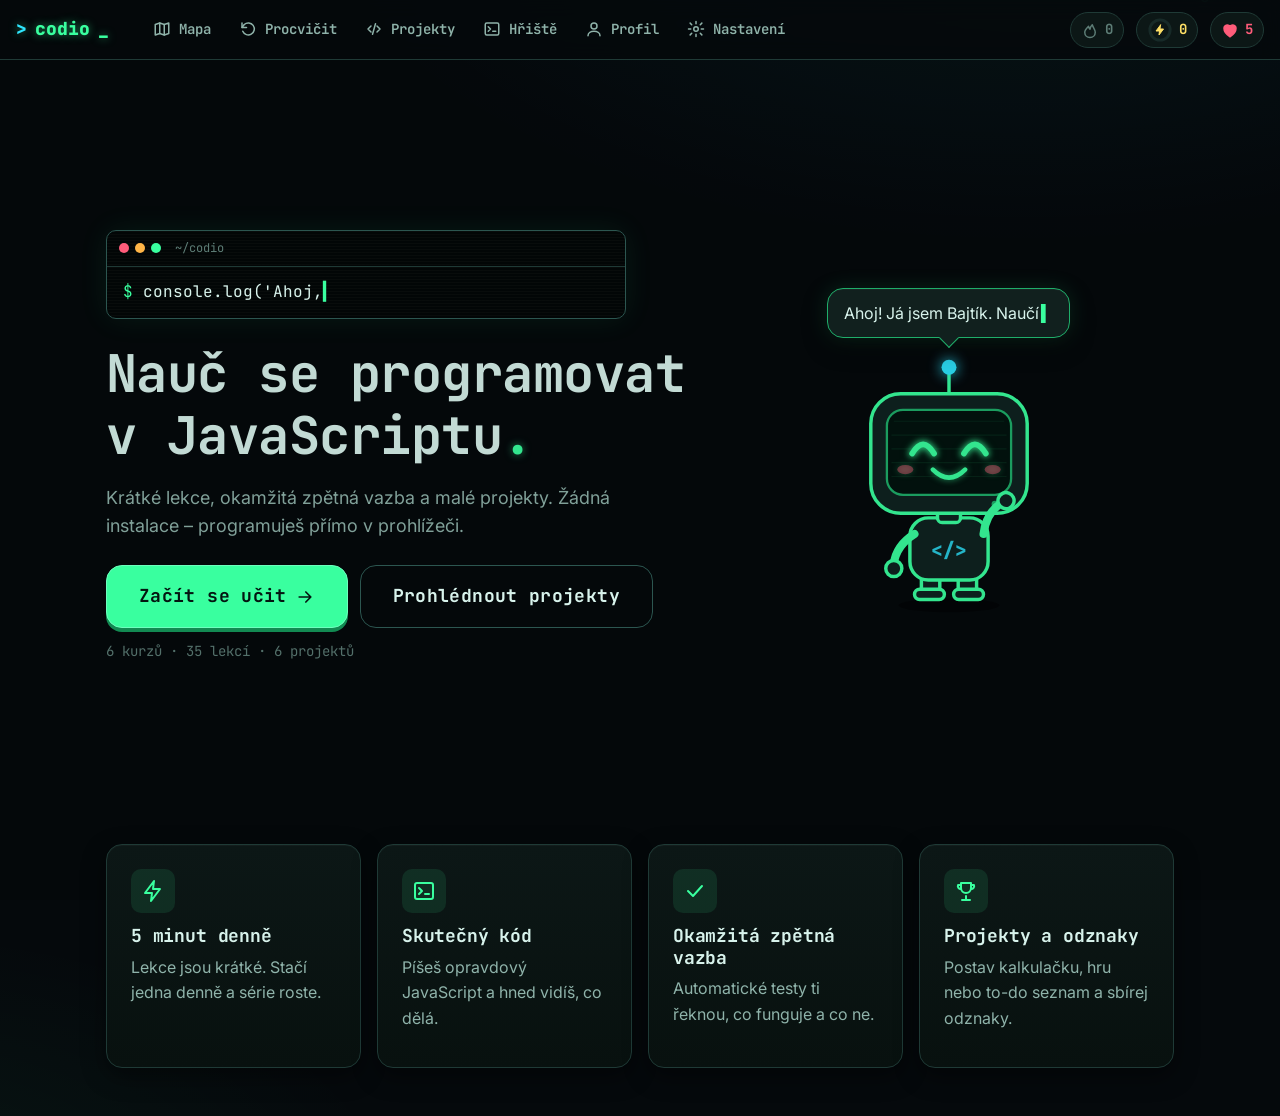
<file: index.html>
<!doctype html>
<html lang="cs" data-motion="auto">
  <head>
    <meta charset="utf-8" />
    <meta name="viewport" content="width=device-width, initial-scale=1, viewport-fit=cover" />
    <title>Codio – nauč se JavaScript</title>
    <meta name="description" content="Codio – výuková aplikace, která tě hravou formou naučí programovat v JavaScriptu. Krátké lekce, okamžitá zpětná vazba, projekty a maskot Bajtík." />
    <meta name="theme-color" content="#05090c" />
    <link rel="icon" href="assets/favicon.svg" type="image/svg+xml" />
    <link rel="manifest" href="manifest.webmanifest" />
    <link rel="apple-touch-icon" href="assets/icons/apple-touch-icon.png" />
    <meta name="apple-mobile-web-app-capable" content="yes" />
    <meta name="apple-mobile-web-app-status-bar-style" content="black-translucent" />
    <meta name="apple-mobile-web-app-title" content="Codio" />

    <link rel="preconnect" href="https://fonts.googleapis.com" />
    <link rel="preconnect" href="https://fonts.gstatic.com" crossorigin />
    <link
      rel="stylesheet"
      href="https://fonts.googleapis.com/css2?family=Inter:wght@400;500;600;700&family=JetBrains+Mono:wght@400;600;700;800&display=swap"
    />
    <link rel="preconnect" href="https://esm.sh" crossorigin />

    <link rel="stylesheet" href="css/tokens.css" />
    <link rel="stylesheet" href="css/base.css" />
    <link rel="stylesheet" href="css/components.css" />
    <link rel="stylesheet" href="css/mascot.css" />
    <link rel="stylesheet" href="css/pages.css" />
    <link rel="stylesheet" href="css/animations.css" />
  </head>
  <body>
    <noscript>
      <div class="noscript">
        <h1>Codio potřebuje JavaScript</h1>
        <p>Výuková aplikace pro JavaScript bez JavaScriptu… to by nešlo. Zapni ho prosím v prohlížeči.</p>
      </div>
    </noscript>

    <!-- Aplikaci vykresluje js/main.js. Tady je jen startovací obrazovka. -->
    <div id="app" class="app">
      <div class="boot-screen" id="boot">
        <span class="mono glow-text cursor">codio</span>
      </div>
    </div>

    <script>
      // Záchrana: ES moduly se při otevření přes file:// v některých prohlížečích nenačtou.
      function codioBootFailed() {
        var boot = document.getElementById("boot");
        if (!boot) return;
        boot.outerHTML =
          '<div class="boot-error"><h1>Aplikaci se nepodařilo spustit</h1>' +
          "<p>ES moduly nefungují při otevření souboru přímo z disku (file://). Spusť prosím ve složce projektu jednoduchý server:</p>" +
          "<pre>npx serve\n# nebo\npython -m http.server 8000</pre>" +
          "<p>a otevři adresu, kterou příkaz vypíše (např. http://localhost:8000).</p></div>";
      }
      setTimeout(function () {
        if (!window.__codioBooted) codioBootFailed();
      }, 6000);
    </script>
    <script type="module" src="js/main.js" onerror="codioBootFailed()"></script>
  </body>
</html>
</file>
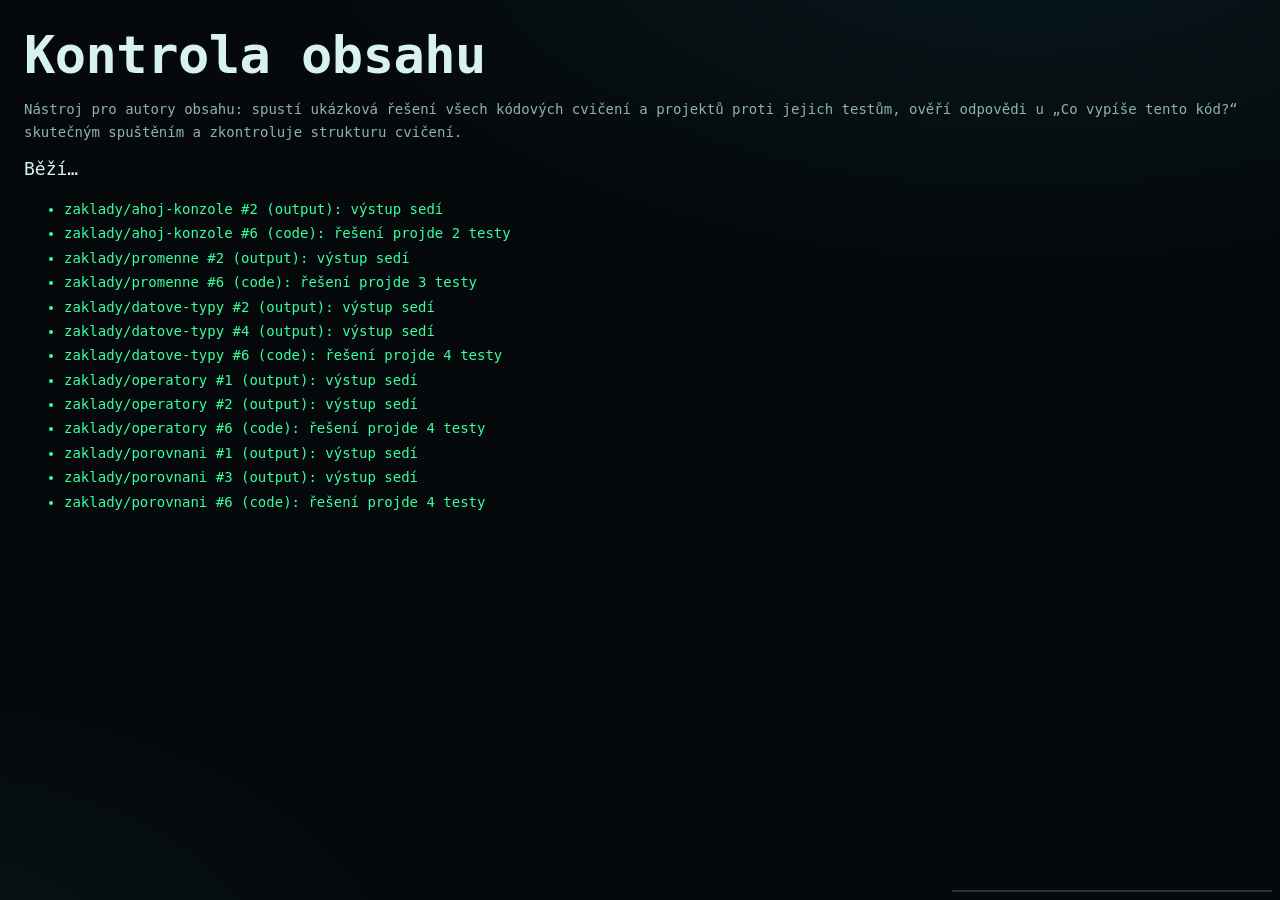
<file: tools/check-content.html>
<!doctype html>
<html lang="cs">
  <head>
    <meta charset="utf-8" />
    <meta name="viewport" content="width=device-width, initial-scale=1" />
    <title>Kontrola obsahu – Codio</title>
    <link rel="stylesheet" href="../css/tokens.css" />
    <link rel="stylesheet" href="../css/base.css" />
    <style>
      body { padding: 24px; font-family: var(--font-mono); font-size: 14px; }
      .ok { color: var(--c-green); }
      .fail { color: var(--c-red); font-weight: 700; }
      .warn { color: var(--c-orange); }
      li { margin: 2px 0; }
      #summary { font-size: 18px; margin: 12px 0; }
      /* Náhled musí být viditelný – Chrome škrtí časovače ve skrytých cizích iframech */
      .hidden-host { position: fixed; right: 8px; bottom: 8px; width: 320px; border: 1px solid var(--c-border); background: #fff; }
      .hidden-host iframe { width: 100%; height: 200px; border: 0; display: block; }
    </style>
  </head>
  <body>
    <h1>Kontrola obsahu</h1>
    <p class="muted">
      Nástroj pro autory obsahu: spustí ukázková řešení všech kódových cvičení a projektů proti jejich testům,
      ověří odpovědi u „Co vypíše tento kód?“ skutečným spuštěním a zkontroluje strukturu cvičení.
    </p>
    <div id="summary">Běží…</div>
    <ul id="log"></ul>
    <div class="hidden-host" id="host"></div>

    <script type="module">
      import { loadLocale } from "../js/i18n.js";
      import { runConsole, createPreview } from "../js/sandbox.js";

      const log = document.getElementById("log");
      let ok = 0;
      let fail = 0;
      let warn = 0;
      const report = (cls, text) => {
        const li = document.createElement("li");
        li.className = cls;
        li.textContent = text;
        log.append(li);
        if (cls === "ok") ok++;
        else if (cls === "fail") fail++;
        else warn++;
      };
      const strip = (s) => String(s).replace(/`/g, "").trim();
      const norm = (s) => String(s).split("\n").map((l) => l.trim()).join("\n").trim();

      const bundle = await loadLocale("cs");
      const preview = createPreview(document.getElementById("host"));
      const ids = new Set();

      for (const course of bundle.courses) {
        for (const lesson of course.lessons) {
          const where = `${course.id}/${lesson.id}`;
          if (ids.has(where)) report("fail", `${where}: duplicitní id lekce`);
          ids.add(where);
          for (const [i, ex] of (lesson.exercises || []).entries()) {
            const tag = `${where} #${i + 1} (${ex.type})`;
            try {
              if (ex.type === "choice" || (ex.type === "output" && ex.options)) {
                if (!(ex.answer >= 0 && ex.answer < ex.options.length)) report("fail", `${tag}: neplatný index odpovědi`);
              }
              if (ex.type === "fill") {
                const n = ex.code.split("___").length - 1;
                if (n !== ex.blanks.length) report("fail", `${tag}: ${n} mezer, ale ${ex.blanks.length} odpovědí`);
                if (ex.words) ex.blanks.forEach((b, bi) => { if (!b.some((a) => ex.words.includes(a))) report("warn", `${tag}: odpověď mezery ${bi + 1} není v nabídce slov`); });
              }
              if (ex.type === "bug") {
                const lines = ex.code.split("\n").length;
                [].concat(ex.bugLine).forEach((l) => { if (l < 1 || l > lines) report("fail", `${tag}: bugLine mimo rozsah`); });
              }
              if (ex.type === "output") {
                const res = await runConsole(ex.code);
                const actual = norm(res.logs.map((l) => l.text).join("\n"));
                const expected = norm(ex.options ? strip(ex.options[ex.answer]) : ex.answer);
                if (res.error && !/chyb/i.test(expected)) report("fail", `${tag}: kód skončil chybou ${res.error.message}`);
                else if (!res.error && actual !== expected) report("fail", `${tag}: očekáváno „${expected}“, skutečně „${actual}“`);
                else report("ok", `${tag}: výstup sedí`);
              }
              if (ex.type === "code") {
                const res = ex.mode === "dom"
                  ? await preview.run({ html: ex.html, css: ex.css, js: ex.solution, tests: ex.tests })
                  : await runConsole(ex.solution, { tests: ex.tests });
                if (res.passed) report("ok", `${tag}: řešení projde ${res.tests.length} testy`);
                else report("fail", `${tag}: řešení neprošlo – ${res.tests.filter((t) => !t.passed).map((t) => `${t.name}: ${t.message}`).join(" | ")}${res.error ? " | chyba: " + res.error.message : ""}`);
                if (ex.starter != null) {
                  const st = ex.mode === "dom"
                    ? await preview.run({ html: ex.html, css: ex.css, js: ex.starter, tests: ex.tests })
                    : await runConsole(ex.starter, { tests: ex.tests });
                  if (st.passed) report("warn", `${tag}: výchozí kód už projde testy!`);
                }
              }
            } catch (err) {
              report("fail", `${tag}: výjimka ${err}`);
            }
          }
        }
      }

      for (const project of bundle.projects) {
        let files = { ...project.starter };
        for (const [si, step] of project.steps.entries()) {
          const tag = `projekt ${project.id} krok ${si + 1}`;
          files = { ...files, ...(step.solution || {}) };
          const res = await preview.run({ ...files, tests: step.tests, storage: step.testStorage || {} });
          if (res.passed) report("ok", `${tag}: řešení projde ${res.tests.length} testy`);
          else report("fail", `${tag}: ${res.tests.filter((t) => !t.passed).map((t) => `${t.name}: ${t.message}`).join(" | ")}${res.error ? " | chyba: " + res.error.message : ""}`);
          // Hotová ukázka musí projít testy každého kroku (každý krok v čistém náhledu)
          const fin = await preview.run({ ...project.final, tests: step.tests, storage: step.testStorage || {} });
          if (!fin.passed) report("warn", `${tag}: hotová ukázka neprojde – ${fin.tests.filter((t) => !t.passed).map((t) => t.name).join(", ")}`);
          // Výchozí stav kroku (řešení předchozího) by neměl projít
          const prev = si === 0 ? project.starter : { ...project.starter, ...project.steps.slice(0, si).reduce((acc, s) => ({ ...acc, ...(s.solution || {}) }), {}) };
          const before = await preview.run({ ...prev, tests: step.tests, storage: step.testStorage || {} });
          if (before.passed) report("warn", `${tag}: testy projdou už před splněním kroku!`);
        }
      }

      document.getElementById("summary").innerHTML =
        `<span class="ok">✔ ${ok}</span> · <span class="fail">✖ ${fail}</span> · <span class="warn">⚠ ${warn}</span>`;
      window.__contentCheck = { ok, fail, warn };
    </script>
  </body>
</html>
</file>
<file: css/tokens.css>
/* ==========================================================================
   Design tokeny – jediné místo, kde se definují barvy, písma, mezery a stíny.
   Všechny ostatní styly by měly používat pouze tyto proměnné.
   ========================================================================== */
:root {
  color-scheme: dark;

  /* --- Pozadí a plochy (téměř černá s nádechem modrozelené) --- */
  --c-bg: #05090c;
  --c-bg-2: #08110f;
  --c-surface: #0c1716;
  --c-surface-2: #11201e;
  --c-surface-3: #172a28;
  --c-border: #1f3a36;
  --c-border-strong: #2c5650;

  /* --- Text --- */
  --c-text: #d8f3ec;
  --c-text-muted: #8fb3aa;
  --c-text-dim: #5d7d76;
  --c-text-on-accent: #031510;

  /* --- Neonové akcenty --- */
  --c-green: #39ff9f;
  --c-green-dim: #1fae6a;
  --c-cyan: #2ee6ff;
  --c-cyan-dim: #1497aa;
  --c-purple: #c77dff;
  --c-orange: #ffb547;
  --c-red: #ff5c7a;
  --c-red-dim: #a8324a;
  --c-yellow: #ffe066;

  /* Sémantické aliasy */
  --c-accent: var(--c-green);
  --c-accent-2: var(--c-cyan);
  --c-success: var(--c-green);
  --c-error: var(--c-red);
  --c-warning: var(--c-orange);
  --c-xp: var(--c-yellow);
  --c-streak: var(--c-orange);
  --c-heart: var(--c-red);

  /* Průhledné varianty pro záře a pozadí */
  --c-green-a10: rgb(57 255 159 / 0.10);
  --c-green-a20: rgb(57 255 159 / 0.20);
  --c-cyan-a10: rgb(46 230 255 / 0.10);
  --c-cyan-a20: rgb(46 230 255 / 0.20);
  --c-red-a15: rgb(255 92 122 / 0.15);
  --c-orange-a15: rgb(255 181 71 / 0.15);
  --c-purple-a15: rgb(199 125 255 / 0.15);

  /* --- Písma --- */
  --font-mono: "JetBrains Mono", "Fira Code", ui-monospace, "Cascadia Code", Consolas, monospace;
  --font-sans: "Inter", "Segoe UI", system-ui, -apple-system, Roboto, sans-serif;

  --fs-xs: 0.75rem;
  --fs-sm: 0.875rem;
  --fs-md: 1rem;
  --fs-lg: 1.125rem;
  --fs-xl: 1.375rem;
  --fs-2xl: 1.75rem;
  --fs-3xl: clamp(2rem, 5vw, 3.25rem);

  --lh-tight: 1.2;
  --lh-body: 1.6;

  /* --- Mezery (škála 4px) --- */
  --sp-1: 0.25rem;
  --sp-2: 0.5rem;
  --sp-3: 0.75rem;
  --sp-4: 1rem;
  --sp-5: 1.5rem;
  --sp-6: 2rem;
  --sp-7: 3rem;
  --sp-8: 4rem;

  /* --- Zaoblení --- */
  --r-sm: 6px;
  --r-md: 10px;
  --r-lg: 16px;
  --r-xl: 24px;
  --r-full: 999px;

  /* --- Stíny a záře --- */
  --sh-card: 0 1px 0 rgb(255 255 255 / 0.03) inset, 0 8px 24px rgb(0 0 0 / 0.45);
  --sh-pop: 0 18px 50px rgb(0 0 0 / 0.6);
  --glow-green: 0 0 0 1px var(--c-green), 0 0 18px rgb(57 255 159 / 0.35);
  --glow-cyan: 0 0 0 1px var(--c-cyan), 0 0 18px rgb(46 230 255 / 0.35);
  --glow-red: 0 0 0 1px var(--c-red), 0 0 18px rgb(255 92 122 / 0.35);
  --text-glow-green: 0 0 8px rgb(57 255 159 / 0.55);
  --text-glow-cyan: 0 0 8px rgb(46 230 255 / 0.5);

  /* "Hmatová" tlačítka – spodní hrana, která se při stisku zmáčkne */
  --btn-depth: 4px;

  /* --- Rozvržení --- */
  --header-h: 60px;
  --tabbar-h: 64px;
  --content-max: 1100px;

  /* --- Pohyb --- */
  --ease-out: cubic-bezier(0.22, 1, 0.36, 1);
  --ease-spring: cubic-bezier(0.34, 1.56, 0.64, 1);
  --dur-fast: 120ms;
  --dur-med: 240ms;
  --dur-slow: 480ms;

  /* --- Vrstvy --- */
  --z-bg: 0;
  --z-content: 1;
  --z-header: 50;
  --z-overlay: 100;
  --z-toast: 200;
  --z-confetti: 300;
}
</file>
<file: css/base.css>
/* ==========================================================================
   Základ: reset, typografie, rozvržení aplikace, tlačítka, formuláře
   ========================================================================== */
*,
*::before,
*::after {
  box-sizing: border-box;
}

html {
  -webkit-text-size-adjust: 100%;
  scroll-behavior: smooth;
}

body {
  margin: 0;
  min-height: 100vh;
  min-height: 100dvh;
  background:
    radial-gradient(1200px 600px at 80% -10%, rgb(46 230 255 / 0.07), transparent 60%),
    radial-gradient(900px 500px at -10% 110%, rgb(57 255 159 / 0.06), transparent 60%),
    var(--c-bg);
  color: var(--c-text);
  font-family: var(--font-sans);
  font-size: var(--fs-md);
  line-height: var(--lh-body);
  -webkit-font-smoothing: antialiased;
  overflow-x: hidden;
}

img,
svg {
  display: block;
  max-width: 100%;
}

button,
input,
select,
textarea {
  font: inherit;
  color: inherit;
}

h1,
h2,
h3,
h4 {
  font-family: var(--font-mono);
  line-height: var(--lh-tight);
  margin: 0 0 var(--sp-3);
  letter-spacing: -0.01em;
}

h1 { font-size: var(--fs-3xl); }
h2 { font-size: var(--fs-2xl); }
h3 { font-size: var(--fs-xl); }
h4 { font-size: var(--fs-lg); }

p {
  margin: 0 0 var(--sp-3);
}

a {
  color: var(--c-cyan);
  text-underline-offset: 3px;
}

a:hover {
  color: var(--c-green);
}

code,
kbd,
pre {
  font-family: var(--font-mono);
  font-size: 0.92em;
}

/* Žádné ligatury v kódu – začátečník musí vidět skutečné znaky (=> ne ⇒, >= ne ≥) */
body,
code,
pre,
kbd,
input,
textarea,
.cm-editor {
  font-variant-ligatures: none;
  font-feature-settings: "liga" 0, "calt" 0;
}

:not(pre) > code {
  background: var(--c-surface-2);
  border: 1px solid var(--c-border);
  border-radius: var(--r-sm);
  padding: 0.05em 0.35em;
  color: var(--c-green);
}

kbd {
  border: 1px solid var(--c-border-strong);
  border-bottom-width: 3px;
  border-radius: var(--r-sm);
  padding: 0 0.4em;
  font-size: var(--fs-xs);
  color: var(--c-text-muted);
}

::selection {
  background: rgb(57 255 159 / 0.3);
  color: #fff;
}

/* Výrazný fokus pro ovládání klávesnicí */
:focus-visible {
  outline: 2px solid var(--c-cyan);
  outline-offset: 3px;
  border-radius: var(--r-sm);
}

[hidden] {
  display: none !important;
}

/* Programový fokus (router přesouvá fokus na nadpis) nemá mít rámeček */
[tabindex="-1"]:focus {
  outline: none;
}

.sr-only {
  position: absolute !important;
  width: 1px;
  height: 1px;
  padding: 0;
  margin: -1px;
  overflow: hidden;
  clip: rect(0 0 0 0);
  white-space: nowrap;
  border: 0;
}

.skip-link {
  position: absolute;
  left: var(--sp-3);
  top: -100px;
  z-index: var(--z-toast);
  background: var(--c-green);
  color: var(--c-text-on-accent);
  padding: var(--sp-2) var(--sp-4);
  border-radius: var(--r-md);
  font-weight: 700;
}

.skip-link:focus {
  top: var(--sp-3);
}

/* ---------- Rozvržení aplikace ---------- */
.app {
  position: relative;
  z-index: var(--z-content);
  min-height: 100vh;
  min-height: 100dvh;
  display: flex;
  flex-direction: column;
}

.app-header {
  position: sticky;
  top: 0;
  z-index: var(--z-header);
  height: var(--header-h);
  display: flex;
  align-items: center;
  gap: var(--sp-4);
  padding: 0 var(--sp-4);
  background: rgb(5 9 12 / 0.82);
  backdrop-filter: blur(10px);
  border-bottom: 1px solid var(--c-border);
}

.app-main {
  flex: 1;
  width: 100%;
  outline: none;
}

.page {
  width: 100%;
  max-width: var(--content-max);
  margin: 0 auto;
  padding: var(--sp-5) var(--sp-4) var(--sp-7);
}

/* Na lekcích a landing page se navigace skrývá */
body.is-focus-mode .app-header,
body.is-focus-mode .tabbar {
  display: none;
}

.logo {
  display: inline-flex;
  align-items: center;
  gap: var(--sp-2);
  font-family: var(--font-mono);
  font-weight: 800;
  font-size: var(--fs-lg);
  color: var(--c-green);
  text-decoration: none;
  text-shadow: var(--text-glow-green);
}

.logo:hover {
  color: var(--c-green);
}

.logo .logo-prompt {
  color: var(--c-cyan);
}

.main-nav {
  display: flex;
  gap: var(--sp-1);
  margin-left: var(--sp-4);
}

.main-nav a,
.tabbar a {
  display: inline-flex;
  align-items: center;
  gap: var(--sp-2);
  padding: var(--sp-2) var(--sp-3);
  border-radius: var(--r-md);
  color: var(--c-text-muted);
  text-decoration: none;
  font-family: var(--font-mono);
  font-size: var(--fs-sm);
  font-weight: 600;
  transition: color var(--dur-fast), background var(--dur-fast);
}

.main-nav a:hover,
.tabbar a:hover {
  color: var(--c-text);
  background: var(--c-surface-2);
}

.main-nav a[aria-current="page"],
.tabbar a[aria-current="page"] {
  color: var(--c-green);
  background: var(--c-green-a10);
}

.main-nav svg,
.tabbar svg {
  width: 18px;
  height: 18px;
}

/* Počet chyb k opakování u položky Procvičit */
.main-nav a,
.tabbar a {
  position: relative;
}

.nav-badge {
  min-width: 18px;
  height: 18px;
  padding: 0 5px;
  border-radius: var(--r-full);
  background: var(--c-orange);
  color: #1a0e00;
  font-size: 11px;
  font-weight: 800;
  line-height: 18px;
  text-align: center;
}

.tabbar .nav-badge {
  position: absolute;
  top: 6px;
  left: calc(50% + 6px);
}

/* Na středních šířkách jen ikony (text zůstává pro čtečky) */
@media (max-width: 1100px) and (min-width: 761px) {
  .main-nav .nav-label {
    position: absolute;
    width: 1px;
    height: 1px;
    overflow: hidden;
    clip: rect(0 0 0 0);
    white-space: nowrap;
  }
}

.header-stats {
  margin-left: auto;
  display: flex;
  align-items: center;
  gap: var(--sp-3);
}

.tabbar {
  display: none;
}

@media (max-width: 760px) {
  .main-nav {
    display: none;
  }

  .tabbar {
    position: fixed;
    inset: auto 0 0 0;
    z-index: var(--z-header);
    height: var(--tabbar-h);
    display: grid;
    grid-template-columns: repeat(5, 1fr);
    background: rgb(5 9 12 / 0.94);
    backdrop-filter: blur(10px);
    border-top: 1px solid var(--c-border);
    padding-bottom: env(safe-area-inset-bottom);
  }

  .tabbar a {
    flex-direction: column;
    justify-content: center;
    gap: 2px;
    font-size: 0.68rem;
    border-radius: 0;
  }

  .tabbar svg {
    width: 22px;
    height: 22px;
  }

  body:not(.is-focus-mode) .app-main {
    padding-bottom: var(--tabbar-h);
  }

  .header-stats {
    gap: var(--sp-2);
  }
}

/* ---------- Tlačítka (velká, "hmatová") ---------- */
.btn {
  --btn-bg: var(--c-surface-3);
  --btn-fg: var(--c-text);
  --btn-edge: #0a1514;
  --btn-border: var(--c-border-strong);
  position: relative;
  display: inline-flex;
  align-items: center;
  justify-content: center;
  gap: var(--sp-2);
  min-height: 48px;
  padding: var(--sp-3) var(--sp-5);
  border: 1px solid var(--btn-border);
  border-radius: var(--r-lg);
  background: var(--btn-bg);
  color: var(--btn-fg);
  font-family: var(--font-mono);
  font-size: var(--fs-md);
  font-weight: 700;
  letter-spacing: 0.02em;
  text-decoration: none;
  cursor: pointer;
  box-shadow: 0 var(--btn-depth) 0 var(--btn-edge);
  transform: translateY(0);
  transition:
    transform var(--dur-fast) var(--ease-out),
    box-shadow var(--dur-fast) var(--ease-out),
    filter var(--dur-fast);
  user-select: none;
  white-space: nowrap;
  -webkit-tap-highlight-color: transparent;
}

.btn:hover {
  filter: brightness(1.12);
  color: var(--btn-fg);
}

.btn:active:not(:disabled) {
  transform: translateY(var(--btn-depth));
  box-shadow: 0 0 0 var(--btn-edge);
}

.btn:disabled,
.btn[aria-disabled="true"] {
  cursor: not-allowed;
  opacity: 0.45;
  filter: grayscale(0.6);
}

.btn svg {
  width: 20px;
  height: 20px;
  flex-shrink: 0;
}

.btn-primary {
  --btn-bg: var(--c-green);
  --btn-fg: var(--c-text-on-accent);
  --btn-edge: #128a52;
  --btn-border: #6dffbd;
}

.btn-secondary {
  --btn-bg: var(--c-cyan);
  --btn-fg: #021418;
  --btn-edge: #0e7c8c;
  --btn-border: #8af2ff;
}

.btn-danger {
  --btn-bg: var(--c-red);
  --btn-fg: #1d0208;
  --btn-edge: #9b2b40;
  --btn-border: #ff9cb0;
}

.btn-ghost {
  --btn-bg: transparent;
  --btn-edge: transparent;
  --btn-border: var(--c-border-strong);
  box-shadow: none;
}

.btn-ghost:active:not(:disabled) {
  transform: translateY(1px);
}

.btn-sm {
  min-height: 36px;
  padding: var(--sp-1) var(--sp-3);
  font-size: var(--fs-sm);
  border-radius: var(--r-md);
  --btn-depth: 3px;
}

.btn-lg {
  min-height: 58px;
  padding: var(--sp-4) var(--sp-6);
  font-size: var(--fs-lg);
}

.btn-block {
  width: 100%;
}

.icon-btn {
  display: inline-grid;
  place-items: center;
  width: 44px;
  height: 44px;
  border: 1px solid transparent;
  border-radius: var(--r-md);
  background: transparent;
  color: var(--c-text-muted);
  cursor: pointer;
  transition: background var(--dur-fast), color var(--dur-fast);
}

.icon-btn:hover {
  background: var(--c-surface-2);
  color: var(--c-text);
}

.icon-btn svg {
  width: 22px;
  height: 22px;
}

/* ---------- Formuláře ---------- */
.field {
  display: grid;
  gap: var(--sp-2);
}

.field label,
.field-label {
  font-family: var(--font-mono);
  font-size: var(--fs-sm);
  color: var(--c-text-muted);
}

.input {
  width: 100%;
  min-height: 44px;
  padding: var(--sp-2) var(--sp-3);
  border: 1px solid var(--c-border-strong);
  border-radius: var(--r-md);
  background: var(--c-bg-2);
  color: var(--c-text);
  font-family: var(--font-mono);
}

.input:focus {
  outline: none;
  border-color: var(--c-cyan);
  box-shadow: 0 0 0 3px var(--c-cyan-a20);
}

/* Přepínač (switch) postavený na checkboxu */
.switch {
  position: relative;
  display: inline-flex;
  align-items: center;
  gap: var(--sp-3);
  cursor: pointer;
}

.switch input {
  position: absolute;
  opacity: 0;
  width: 1px;
  height: 1px;
}

.switch-track {
  position: relative;
  width: 52px;
  height: 30px;
  flex-shrink: 0;
  border-radius: var(--r-full);
  background: var(--c-surface-3);
  border: 1px solid var(--c-border-strong);
  transition: background var(--dur-med), border-color var(--dur-med);
}

.switch-track::after {
  content: "";
  position: absolute;
  top: 3px;
  left: 3px;
  width: 22px;
  height: 22px;
  border-radius: 50%;
  background: var(--c-text-muted);
  transition: transform var(--dur-med) var(--ease-spring), background var(--dur-med);
}

.switch input:checked + .switch-track {
  background: var(--c-green-a20);
  border-color: var(--c-green);
}

.switch input:checked + .switch-track::after {
  transform: translateX(22px);
  background: var(--c-green);
  box-shadow: 0 0 10px var(--c-green);
}

.switch input:focus-visible + .switch-track {
  outline: 2px solid var(--c-cyan);
  outline-offset: 3px;
}

/* Segmentový výběr (radio skupina) */
.segmented {
  display: inline-flex;
  flex-wrap: wrap;
  gap: var(--sp-2);
}

.segmented label {
  position: relative;
}

.segmented input {
  position: absolute;
  opacity: 0;
}

.segmented span {
  display: inline-flex;
  align-items: center;
  min-height: 40px;
  padding: var(--sp-2) var(--sp-4);
  border: 1px solid var(--c-border-strong);
  border-radius: var(--r-md);
  font-family: var(--font-mono);
  font-size: var(--fs-sm);
  font-weight: 600;
  cursor: pointer;
  transition: all var(--dur-fast);
}

.segmented input:checked + span {
  border-color: var(--c-green);
  background: var(--c-green-a10);
  color: var(--c-green);
  box-shadow: var(--glow-green);
}

.segmented input:focus-visible + span {
  outline: 2px solid var(--c-cyan);
  outline-offset: 2px;
}

/* ---------- Pomocné třídy ---------- */
.mono { font-family: var(--font-mono); }
.muted { color: var(--c-text-muted); }
.dim { color: var(--c-text-dim); }
.text-green { color: var(--c-green); }
.text-cyan { color: var(--c-cyan); }
.text-red { color: var(--c-red); }
.text-orange { color: var(--c-orange); }
.text-xp { color: var(--c-xp); }
.center { text-align: center; }
.row { display: flex; align-items: center; gap: var(--sp-3); flex-wrap: wrap; }
.stack { display: grid; gap: var(--sp-4); }
.spacer { flex: 1; }
.hidden { display: none !important; }

.glow-text {
  color: var(--c-green);
  text-shadow: var(--text-glow-green);
}

/* Blikající terminálový kurzor */
.cursor::after {
  content: "_";
  display: inline-block;
  margin-left: 2px;
  color: var(--c-green);
  animation: blink 1s steps(1) infinite;
}

/* Jemné scanlines – pouze dekorativní, s nízkou průhledností kvůli čitelnosti */
.scanlines {
  position: relative;
  isolation: isolate;
}

.scanlines::before {
  content: "";
  position: absolute;
  inset: 0;
  z-index: -1;
  pointer-events: none;
  border-radius: inherit;
  background: repeating-linear-gradient(
    to bottom,
    rgb(255 255 255 / 0.025) 0,
    rgb(255 255 255 / 0.025) 1px,
    transparent 1px,
    transparent 3px
  );
}

/* Animované pozadí (Matrix) */
.bg-canvas {
  position: fixed;
  inset: 0;
  z-index: var(--z-bg);
  pointer-events: none;
  opacity: 0.35;
}

.noscript,
.boot-error {
  max-width: 560px;
  margin: 15vh auto;
  padding: var(--sp-5);
  border: 1px solid var(--c-red);
  border-radius: var(--r-lg);
  background: var(--c-surface);
  font-family: var(--font-mono);
}
</file>
<file: css/components.css>
/* ==========================================================================
   Komponenty: ukazatele, karty, progress bary, modaly, toasty, kód,
   konzole, playground, editor, testy
   ========================================================================== */

/* ---------- Startovací obrazovka ---------- */
.boot-screen {
  min-height: 100vh;
  display: grid;
  place-items: center;
  font-size: var(--fs-2xl);
}

/* ---------- Ukazatele v hlavičce ---------- */
.stat-pill {
  display: inline-flex;
  align-items: center;
  gap: 6px;
  min-height: 36px;
  padding: 4px 10px;
  border: 1px solid var(--c-border);
  border-radius: var(--r-full);
  background: var(--c-surface);
  font-family: var(--font-mono);
  font-weight: 700;
  font-size: var(--fs-sm);
  color: var(--c-text);
  text-decoration: none;
  transition: border-color var(--dur-fast), transform var(--dur-fast);
}

a.stat-pill:hover {
  border-color: var(--c-border-strong);
  color: var(--c-text);
  transform: translateY(-1px);
}

.stat-pill svg {
  width: 18px;
  height: 18px;
}

.stat-streak { color: var(--c-text-dim); }
.stat-streak.is-active { color: var(--c-streak); }
.stat-streak.is-active svg { filter: drop-shadow(0 0 6px rgb(255 181 71 / 0.6)); }
.stat-streak.is-risk { color: var(--c-orange); border-color: var(--c-orange); animation: glow-pulse 2s infinite; --c-green: var(--c-orange); }
.stat-hearts { color: var(--c-heart); }
.stat-hearts.is-off { color: var(--c-text-dim); }
.stat-hearts svg { fill: currentColor; }
.stat-goal { color: var(--c-xp); }

.goal-ring {
  position: relative;
  display: grid;
  place-items: center;
  width: 26px;
  height: 26px;
}

.goal-ring svg:first-child {
  position: absolute;
  inset: 0;
  width: 26px;
  height: 26px;
  transform: rotate(-90deg);
}

.goal-ring .icon {
  width: 12px;
  height: 12px;
  fill: currentColor;
}

.goal-ring-bg {
  fill: none;
  stroke: var(--c-surface-3);
  stroke-width: 4;
}

.goal-ring-fg {
  fill: none;
  stroke: var(--c-xp);
  stroke-width: 4;
  stroke-linecap: round;
  transition: stroke-dashoffset var(--dur-slow) var(--ease-out);
}

.stat-goal.is-done .goal-ring-fg {
  stroke: var(--c-green);
}

@media (max-width: 420px) {
  .stat-pill {
    padding: 3px 8px;
    gap: 4px;
  }
}

/* ---------- Karty ---------- */
.card {
  position: relative;
  background: linear-gradient(180deg, var(--c-surface), var(--c-bg-2));
  border: 1px solid var(--c-border);
  border-radius: var(--r-lg);
  padding: var(--sp-5);
  box-shadow: var(--sh-card);
}

.card-interactive {
  cursor: pointer;
  transition:
    border-color var(--dur-med),
    box-shadow var(--dur-med),
    transform var(--dur-med) var(--ease-out);
}

.card-interactive:hover,
.card-interactive:focus-within {
  border-color: var(--c-green);
  box-shadow: var(--glow-green), var(--sh-card);
  transform: translateY(-2px);
}

.card-title {
  font-family: var(--font-mono);
  font-size: var(--fs-lg);
  margin: 0 0 var(--sp-2);
}

/* ---------- Progress bar ---------- */
.progress {
  position: relative;
  height: 14px;
  border-radius: var(--r-full);
  background: var(--c-surface-3);
  overflow: hidden;
  border: 1px solid var(--c-border);
}

.progress-fill {
  position: absolute;
  inset: 0 auto 0 0;
  width: 0;
  border-radius: inherit;
  background: linear-gradient(90deg, var(--c-green-dim), var(--c-green));
  box-shadow: 0 0 12px rgb(57 255 159 / 0.5);
  transition: width var(--dur-slow) var(--ease-out);
}

.progress-fill::after {
  content: "";
  position: absolute;
  inset: 3px 8px auto 8px;
  height: 3px;
  border-radius: var(--r-full);
  background: rgb(255 255 255 / 0.35);
}

.progress-sm {
  height: 8px;
}

.progress-sm .progress-fill::after {
  display: none;
}

.progress-xp .progress-fill {
  background: linear-gradient(90deg, #c9a83c, var(--c-xp));
  box-shadow: 0 0 12px rgb(255 224 102 / 0.45);
}

/* ---------- Odznak ---------- */
.badge-chip {
  --badge-color: var(--c-green);
  display: grid;
  justify-items: center;
  gap: var(--sp-2);
  text-align: center;
}

.badge-icon {
  display: grid;
  place-items: center;
  width: 64px;
  height: 64px;
  border-radius: 18px;
  border: 2px solid var(--badge-color);
  background: color-mix(in srgb, var(--badge-color) 14%, transparent);
  color: var(--badge-color);
  box-shadow: 0 0 18px color-mix(in srgb, var(--badge-color) 35%, transparent);
  transform: rotate(-4deg);
}

.badge-icon svg {
  width: 30px;
  height: 30px;
}

.badge-chip.is-locked .badge-icon {
  --badge-color: var(--c-text-dim);
  box-shadow: none;
  opacity: 0.55;
  transform: none;
}

.badge-name {
  font-family: var(--font-mono);
  font-weight: 700;
  font-size: var(--fs-sm);
}

.badge-desc {
  font-size: var(--fs-xs);
  color: var(--c-text-muted);
}

.color-green { --badge-color: var(--c-green); }
.color-cyan { --badge-color: var(--c-cyan); }
.color-purple { --badge-color: var(--c-purple); }
.color-orange { --badge-color: var(--c-orange); }
.color-yellow { --badge-color: var(--c-yellow); }
.color-red { --badge-color: var(--c-red); }

/* ---------- Toasty ---------- */
.toasts {
  position: fixed;
  top: calc(var(--header-h) + var(--sp-3));
  right: var(--sp-4);
  z-index: var(--z-toast);
  display: grid;
  gap: var(--sp-2);
  width: min(360px, calc(100vw - 2 * var(--sp-4)));
  pointer-events: none;
}

.toast {
  display: flex;
  align-items: center;
  gap: var(--sp-3);
  padding: var(--sp-3) var(--sp-4);
  border: 1px solid var(--c-border-strong);
  border-left: 4px solid var(--c-cyan);
  border-radius: var(--r-md);
  background: var(--c-surface-2);
  box-shadow: var(--sh-pop);
  font-family: var(--font-mono);
  font-size: var(--fs-sm);
  font-weight: 600;
  animation: page-in var(--dur-med) var(--ease-spring) both;
  pointer-events: auto;
}

.toast.is-leaving {
  animation: page-out var(--dur-med) ease-in both;
}

.toast-icon svg {
  width: 22px;
  height: 22px;
}

.toast-success { border-left-color: var(--c-green); }
.toast-success .toast-icon { color: var(--c-green); }
.toast-error { border-left-color: var(--c-red); }
.toast-error .toast-icon { color: var(--c-red); }
.toast-xp { border-left-color: var(--c-xp); }
.toast-xp .toast-icon { color: var(--c-xp); }
.toast-badge { border-left-color: var(--c-purple); }
.toast-badge .toast-icon { color: var(--c-purple); }
.toast-streak { border-left-color: var(--c-orange); }
.toast-streak .toast-icon { color: var(--c-orange); }

/* ---------- Modální okno ---------- */
.modal-overlay {
  position: fixed;
  inset: 0;
  z-index: var(--z-overlay);
  display: grid;
  place-items: center;
  padding: var(--sp-4);
  background: rgb(2 5 7 / 0.78);
  backdrop-filter: blur(4px);
  animation: fade-in var(--dur-med) both;
}

.modal-overlay.is-leaving {
  animation: fade-in var(--dur-fast) reverse both;
}

.modal {
  position: relative;
  width: min(520px, 100%);
  max-height: calc(100dvh - 2 * var(--sp-4));
  overflow: auto;
  padding: var(--sp-6) var(--sp-5) var(--sp-5);
  border: 1px solid var(--c-border-strong);
  border-radius: var(--r-xl);
  background: var(--c-surface);
  box-shadow: var(--sh-pop), 0 0 40px rgb(57 255 159 / 0.08);
  animation: pop-in var(--dur-med) var(--ease-spring) both;
}

.modal-wide {
  width: min(860px, 100%);
}

.modal-close {
  position: absolute;
  top: var(--sp-2);
  right: var(--sp-2);
}

.modal-title {
  font-size: var(--fs-xl);
  padding-right: var(--sp-6);
}

.modal-actions {
  display: flex;
  flex-wrap: wrap;
  justify-content: flex-end;
  gap: var(--sp-3);
  margin-top: var(--sp-5);
}

/* ---------- Konfety ---------- */
.confetti-canvas {
  position: fixed;
  inset: 0;
  width: 100vw;
  height: 100vh;
  z-index: var(--z-confetti);
  pointer-events: none;
}

/* ---------- Bloky kódu ---------- */
.code-block {
  margin: 0 0 var(--sp-4);
  padding: var(--sp-3) var(--sp-4);
  border: 1px solid var(--c-border);
  border-radius: var(--r-md);
  background: var(--c-bg-2);
  overflow-x: auto;
  font-size: 0.9rem;
  line-height: 1.65;
  color: var(--c-text);
  tab-size: 2;
}

.code-block code {
  background: none;
  border: 0;
  padding: 0;
  color: inherit;
  font-size: inherit;
}

.code-line {
  display: block;
}

.code-line .ln {
  display: inline-block;
  width: 2.2em;
  margin-right: var(--sp-3);
  color: var(--c-text-dim);
  text-align: right;
  user-select: none;
}

.tok-kw { color: #c77dff; }
.tok-str { color: #ffe066; }
.tok-num, .tok-lit { color: #ffb547; }
.tok-com { color: #5d7d76; font-style: italic; }
.tok-fn { color: #2ee6ff; }
.tok-prop { color: #8fe9ff; }
.tok-glob { color: #39ff9f; }
.tok-op { color: #8fb3aa; }

mark.hl {
  background: var(--c-green-a20);
  color: var(--c-green);
  border-radius: 3px;
  padding: 0 3px;
}

/* ---------- Text lekce (markdown) ---------- */
.prose {
  max-width: 70ch;
}

.prose p,
.prose li {
  color: var(--c-text);
}

.prose ul,
.prose ol {
  padding-left: 1.3em;
  margin: 0 0 var(--sp-3);
}

.prose li + li {
  margin-top: var(--sp-1);
}

.prose li::marker {
  color: var(--c-green);
}

.prose strong {
  color: #fff;
}

.prose h3,
.prose h4 {
  margin-top: var(--sp-5);
  color: var(--c-cyan);
}

.callout {
  display: flex;
  gap: var(--sp-3);
  margin: 0 0 var(--sp-4);
  padding: var(--sp-3) var(--sp-4);
  border: 1px solid var(--c-border);
  border-left: 4px solid var(--c-cyan);
  border-radius: var(--r-md);
  background: var(--c-cyan-a10);
}

.callout > svg,
.callout > .callout-icon svg {
  width: 22px;
  height: 22px;
  flex-shrink: 0;
  color: var(--c-cyan);
}

.callout p:last-child {
  margin-bottom: 0;
}

.callout-warn {
  border-left-color: var(--c-orange);
  background: var(--c-orange-a15);
}

.callout-warn .callout-icon svg {
  color: var(--c-orange);
}

/* ---------- Konzole ---------- */
.console-panel {
  display: flex;
  flex-direction: column;
  min-height: 160px;
  border: 1px solid var(--c-border);
  border-radius: var(--r-md);
  background: #030706;
  overflow: hidden;
}

.console-header {
  display: flex;
  align-items: center;
  gap: var(--sp-2);
  min-height: 38px;
  padding: 0 var(--sp-1) 0 var(--sp-3);
  border-bottom: 1px solid var(--c-border);
  background: var(--c-surface);
  font-family: var(--font-mono);
  font-size: var(--fs-xs);
  color: var(--c-text-muted);
}

.console-dots {
  display: inline-flex;
  gap: 5px;
}

.console-dots i {
  width: 9px;
  height: 9px;
  border-radius: 50%;
  background: var(--c-red);
  opacity: 0.8;
}

.console-dots i:nth-child(2) { background: var(--c-orange); }
.console-dots i:nth-child(3) { background: var(--c-green); }

.console-title {
  text-transform: uppercase;
  letter-spacing: 0.1em;
}

.console-status {
  margin-left: auto;
  font-size: var(--fs-xs);
}

.console-status.is-ok { color: var(--c-green); }
.console-status.is-error { color: var(--c-red); }
.console-status.is-running { color: var(--c-cyan); }
.console-status.is-running::before {
  content: "";
  display: inline-block;
  width: 8px;
  height: 8px;
  margin-right: 6px;
  border: 2px solid currentColor;
  border-right-color: transparent;
  border-radius: 50%;
  animation: spin 0.7s linear infinite;
}

.console-clear {
  width: 34px;
  height: 34px;
}

.console-clear svg {
  width: 16px;
  height: 16px;
}

.console-body {
  flex: 1;
  max-height: 320px;
  overflow: auto;
  padding: var(--sp-2) var(--sp-3) var(--sp-3);
  font-family: var(--font-mono);
  font-size: 0.86rem;
  line-height: 1.55;
}

.console-empty {
  color: var(--c-text-dim);
  font-style: italic;
}

.console-line {
  display: flex;
  gap: var(--sp-2);
  padding: 2px 0;
  border-bottom: 1px solid rgb(255 255 255 / 0.03);
  white-space: pre-wrap;
  word-break: break-word;
}

.console-prefix {
  flex-shrink: 0;
  color: var(--c-green-dim);
}

.console-log .console-text { color: var(--c-text); }
.console-info .console-text, .console-info .console-prefix { color: var(--c-cyan); }
.console-warn { background: rgb(255 181 71 / 0.06); }
.console-warn .console-text, .console-warn .console-prefix { color: var(--c-orange); }
.console-error { background: rgb(255 92 122 / 0.08); }
.console-error .console-text, .console-error .console-prefix { color: var(--c-red); }

.console-explain {
  margin-top: var(--sp-2);
  padding: var(--sp-2) var(--sp-3);
  border: 1px dashed var(--c-orange);
  border-radius: var(--r-md);
  background: var(--c-orange-a15);
  font-family: var(--font-sans);
  font-size: var(--fs-sm);
}

.console-explain-who {
  color: var(--c-orange);
  font-weight: 700;
  font-size: var(--fs-xs);
  margin-bottom: 2px;
}

.console-explain-text p {
  margin: 0;
}

/* ---------- Testy ---------- */
.test-results {
  margin-top: var(--sp-3);
  font-family: var(--font-sans);
}

.test-summary {
  font-family: var(--font-mono);
  font-weight: 700;
  font-size: var(--fs-sm);
  margin-bottom: var(--sp-2);
}

.test-summary.is-pass { color: var(--c-green); }
.test-summary.is-fail { color: var(--c-orange); }

.test-list {
  list-style: none;
  margin: 0;
  padding: 0;
  display: grid;
  gap: 6px;
}

.test-item {
  display: flex;
  align-items: flex-start;
  gap: var(--sp-2);
  padding: 6px var(--sp-2);
  border-radius: var(--r-sm);
  font-size: var(--fs-sm);
  background: var(--c-surface);
}

.test-icon svg {
  width: 18px;
  height: 18px;
  margin-top: 2px;
}

.test-item.is-pass .test-icon { color: var(--c-green); }
.test-item.is-fail .test-icon { color: var(--c-red); }

.test-name {
  display: grid;
  gap: 2px;
}

.test-msg {
  font-family: var(--font-mono);
  font-size: var(--fs-xs);
  color: var(--c-text-muted);
  word-break: break-word;
}

/* ---------- Playground ---------- */
.playground {
  border: 1px solid var(--c-border-strong);
  border-radius: var(--r-lg);
  background: var(--c-surface);
  overflow: hidden;
  margin-bottom: var(--sp-5);
}

.playground-toolbar {
  display: flex;
  align-items: center;
  flex-wrap: wrap;
  gap: var(--sp-2);
  padding: var(--sp-2) var(--sp-3);
  border-bottom: 1px solid var(--c-border);
  background: var(--c-surface-2);
}

.playground-label {
  display: inline-flex;
  align-items: center;
  gap: var(--sp-2);
  font-size: var(--fs-sm);
  color: var(--c-text-muted);
}

.playground-label svg {
  width: 16px;
  height: 16px;
  color: var(--c-green);
}

.playground-html {
  padding: var(--sp-2) var(--sp-3) 0;
  font-size: var(--fs-sm);
}

.playground-html summary {
  cursor: pointer;
  color: var(--c-cyan);
  margin-bottom: var(--sp-2);
}

.playground-body {
  display: grid;
  grid-template-columns: minmax(0, 1.15fr) minmax(0, 1fr);
  gap: var(--sp-3);
  padding: var(--sp-3);
}

.playground-output {
  display: grid;
  gap: var(--sp-3);
  align-content: start;
}

.playground-editor {
  min-height: 180px;
}

@media (max-width: 860px) {
  .playground-body {
    grid-template-columns: 1fr;
  }
}

/* ---------- Editor ---------- */
.editor-host {
  position: relative;
  border: 1px solid var(--c-border);
  border-radius: var(--r-md);
  overflow: hidden;
  background: var(--c-bg-2);
  min-height: 160px;
}

.editor-host:focus-within {
  border-color: var(--c-cyan);
  box-shadow: 0 0 0 3px var(--c-cyan-a20);
}

.editor-host .cm-editor {
  min-height: 160px;
  max-height: 520px;
}

.editor-host .cm-editor.cm-focused {
  outline: none;
}

.editor-loading {
  padding: var(--sp-3);
  color: var(--c-text-dim);
  font-size: var(--fs-sm);
}

.editor-fallback {
  display: block;
  width: 100%;
  min-height: 200px;
  padding: var(--sp-3);
  border: 0;
  outline: none;
  resize: vertical;
  background: var(--c-bg-2);
  color: var(--c-text);
  font-family: var(--font-mono);
  font-size: 15px;
  line-height: 1.6;
  tab-size: 2;
  caret-color: var(--c-green);
}

/* ---------- Náhled (iframe) ---------- */
.preview-wrap {
  border: 1px solid var(--c-border);
  border-radius: var(--r-md);
  overflow: hidden;
  background: #fff;
}

.preview-bar {
  padding: 6px var(--sp-3);
  font-size: var(--fs-xs);
  color: var(--c-text-muted);
  background: var(--c-surface-2);
  border-bottom: 1px solid var(--c-border);
  text-transform: uppercase;
  letter-spacing: 0.1em;
}

.preview-host {
  height: 100%;
}

.preview-frame {
  display: block;
  width: 100%;
  height: 260px;
  border: 0;
  background: #fff;
}

/* ---------- Prázdné a chybové stavy ---------- */
.empty-state {
  display: grid;
  justify-items: center;
  gap: var(--sp-4);
  padding: var(--sp-7) var(--sp-4);
  text-align: center;
}

.empty-state .mascot {
  justify-content: center;
}

/* ---------- Sekce ---------- */
.section-title {
  display: flex;
  align-items: center;
  gap: var(--sp-2);
  font-size: var(--fs-lg);
  margin: var(--sp-6) 0 var(--sp-3);
  color: var(--c-text-muted);
  text-transform: uppercase;
  letter-spacing: 0.08em;
}

.section-title svg {
  width: 20px;
  height: 20px;
  color: var(--c-green);
}

.page-title {
  display: flex;
  align-items: center;
  gap: var(--sp-3);
  font-size: var(--fs-2xl);
}

.page-title::before {
  content: "$";
  color: var(--c-green);
  text-shadow: var(--text-glow-green);
}

.page-lead {
  color: var(--c-text-muted);
  max-width: 62ch;
}

.tag {
  display: inline-flex;
  align-items: center;
  gap: 4px;
  padding: 2px 8px;
  border-radius: var(--r-full);
  border: 1px solid var(--c-border-strong);
  font-family: var(--font-mono);
  font-size: var(--fs-xs);
  color: var(--c-text-muted);
}

.tag svg {
  width: 14px;
  height: 14px;
}

.tag-green {
  color: var(--c-green);
  border-color: var(--c-green-dim);
  background: var(--c-green-a10);
}

/* Panel s výsledky poslední kontroly (pod konzolí) */
.tests-host:empty {
  display: none;
}

.tests-host {
  padding: var(--sp-3);
  border: 1px solid var(--c-border);
  border-radius: var(--r-md);
  background: var(--c-surface);
}

.tests-host .test-results {
  margin-top: 0;
}

.tests-host-title {
  margin: 0 0 var(--sp-2);
  font-size: var(--fs-xs);
  color: var(--c-text-dim);
  text-transform: uppercase;
  letter-spacing: 0.08em;
}

.feedback-detail {
  margin: 0 0 var(--sp-2);
  font-size: var(--fs-sm);
  color: var(--c-text);
}
</file>
<file: css/mascot.css>
/* ==========================================================================
   Maskot Bajtík – vzhled, nálady a animace
   Nálada: .mascot[data-mood="neutral|happy|sad|excited|sleep|wave|think"]
   ========================================================================== */
.mascot {
  --m-line: var(--c-green);
  --m-body: #0f2321;
  --m-body-2: #143230;
  --m-screen: #03140f;
  --m-eye: var(--c-green);
  display: flex;
  align-items: center;
  gap: var(--sp-3);
}

.mascot-bubble-left { flex-direction: row-reverse; }
.mascot-bubble-top { flex-direction: column-reverse; }

.mascot-figure {
  flex-shrink: 0;
  cursor: default;
  border-radius: var(--r-lg);
}

.mascot-figure[role="button"] {
  cursor: pointer;
}

.mascot-svg {
  width: 100%;
  height: auto;
  overflow: visible;
}

/* ---------- Části těla ---------- */
.mascot .m-shadow { fill: #000; opacity: 0.45; }
.mascot .m-skull,
.mascot .m-torso,
.mascot .m-neck,
.mascot .m-legs rect {
  fill: var(--m-body);
  stroke: var(--m-line);
  stroke-width: 3;
}
.mascot .m-foot { fill: var(--m-body-2); }
.mascot .m-screen {
  fill: var(--m-screen);
  stroke: var(--c-green-dim);
  stroke-width: 2;
}
.mascot .m-scan line {
  stroke: var(--m-line);
  stroke-width: 1;
  opacity: 0.07;
}
.mascot .m-knob { fill: var(--c-green-dim); }
.mascot .m-antenna {
  stroke: var(--m-line);
  stroke-width: 3;
  stroke-linecap: round;
}
.mascot .m-led {
  fill: var(--c-cyan);
  filter: drop-shadow(0 0 6px var(--c-cyan));
  animation: m-led 2.4s ease-in-out infinite;
}
.mascot .m-arm path {
  fill: none;
  stroke: var(--m-line);
  stroke-width: 7;
  stroke-linecap: round;
}
.mascot .m-arm circle {
  fill: var(--m-body);
  stroke: var(--m-line);
  stroke-width: 3;
}
.mascot .m-chest {
  fill: var(--c-cyan);
  font-family: var(--font-mono);
  font-weight: 800;
  font-size: 17px;
  text-anchor: middle;
  opacity: 0.85;
}

/* Obličej */
.mascot .m-face {
  transition: transform 160ms ease-out;
}
.mascot .m-eyes rect,
.mascot .m-eyes circle {
  fill: var(--m-eye);
}
.mascot .m-eyes path {
  fill: none;
  stroke: var(--m-eye);
  stroke-width: 5;
  stroke-linecap: round;
  stroke-linejoin: round;
}
.mascot .m-eyes-excited path {
  fill: var(--c-yellow);
  stroke: var(--c-yellow);
  stroke-width: 1.5;
}
.mascot .m-eyes,
.mascot .m-mouth,
.mascot .m-cheek,
.mascot .m-tear {
  display: none;
}
.mascot .m-mouth {
  fill: none;
  stroke: var(--m-eye);
  stroke-width: 4;
  stroke-linecap: round;
}
.mascot .m-mouth-excited {
  fill: var(--m-eye);
  fill-opacity: 0.25;
}
.mascot .m-cheek {
  fill: var(--c-red);
  opacity: 0.45;
}
.mascot .m-tear {
  fill: var(--c-cyan);
}
.mascot .m-face,
.mascot .m-eyes,
.mascot .m-eyes-neutral {
  filter: drop-shadow(0 0 3px rgb(57 255 159 / 0.6));
}

.mascot .m-zzz,
.mascot .m-sparkles {
  display: none;
}
.mascot .m-zzz text {
  fill: var(--c-cyan);
  font-family: var(--font-mono);
  font-weight: 800;
  font-size: 18px;
}
.mascot .m-sparkles path {
  fill: var(--c-yellow);
  filter: drop-shadow(0 0 4px var(--c-yellow));
}

/* ---------- Přepínání nálad ---------- */
.mascot[data-mood="neutral"] .m-eyes-neutral,
.mascot[data-mood="neutral"] .m-mouth-neutral,
.mascot[data-mood="happy"] .m-eyes-happy,
.mascot[data-mood="happy"] .m-mouth-happy,
.mascot[data-mood="happy"] .m-cheek,
.mascot[data-mood="wave"] .m-eyes-happy,
.mascot[data-mood="wave"] .m-mouth-happy,
.mascot[data-mood="wave"] .m-cheek,
.mascot[data-mood="sad"] .m-eyes-sad,
.mascot[data-mood="sad"] .m-mouth-sad,
.mascot[data-mood="sad"] .m-tear,
.mascot[data-mood="think"] .m-eyes-think,
.mascot[data-mood="think"] .m-mouth-think,
.mascot[data-mood="excited"] .m-eyes-excited,
.mascot[data-mood="excited"] .m-mouth-excited,
.mascot[data-mood="excited"] .m-cheek,
.mascot[data-mood="excited"] .m-sparkles,
.mascot[data-mood="sleep"] .m-eyes-sleep,
.mascot[data-mood="sleep"] .m-mouth-sleep,
.mascot[data-mood="sleep"] .m-zzz {
  display: inline;
}

/* ---------- Transformace (body otáčení) ---------- */
.mascot .m-rig,
.mascot .m-head,
.mascot .m-arm,
.mascot .m-eyes-neutral,
.mascot .m-sparkles path,
.mascot .m-zzz text {
  transform-box: view-box;
}
.mascot .m-rig { transform-origin: 100px 214px; }
.mascot .m-head { transform-origin: 100px 140px; }
.mascot .m-arm-left { transform-origin: 70px 160px; }
.mascot .m-arm-right { transform-origin: 130px 160px; }
.mascot .m-eyes-neutral { transform-origin: 100px 84px; }

/* Idle: dýchání, mrkání, LED */
.mascot .m-rig { animation: m-breathe 3.6s ease-in-out infinite; }
.mascot .m-head { animation: m-bob 3.6s ease-in-out infinite; }
.mascot .m-eyes-neutral { animation: m-blink 5s infinite; }

/* Radost – poskok */
.mascot[data-mood="happy"] .m-rig { animation: m-hop 0.6s var(--ease-spring) 2, m-breathe 3.6s ease-in-out 1.2s infinite; }
.mascot[data-mood="happy"] .m-arm-left { transform: rotate(35deg); transition: transform 0.3s; }
.mascot[data-mood="happy"] .m-arm-right { transform: rotate(-35deg); transition: transform 0.3s; }

/* Mávání */
.mascot[data-mood="wave"] .m-arm-right { animation: m-wave 0.45s ease-in-out 6 alternate; transform: rotate(-115deg); }

/* Nadšení – skákání s rukama nahoře */
.mascot[data-mood="excited"] .m-rig { animation: m-hop 0.5s var(--ease-spring) infinite; }
.mascot[data-mood="excited"] .m-arm-left { transform: rotate(110deg); }
.mascot[data-mood="excited"] .m-arm-right { transform: rotate(-110deg); }
.mascot[data-mood="excited"] .m-arm { animation: m-cheer 0.5s ease-in-out infinite alternate; }
.mascot[data-mood="excited"] .m-sparkles path { animation: m-sparkle 0.9s ease-in-out infinite alternate; }
.mascot[data-mood="excited"] .m-sparkles path:nth-child(2) { animation-delay: 0.3s; }
.mascot[data-mood="excited"] .m-sparkles path:nth-child(3) { animation-delay: 0.6s; }

/* Smutek / zamyšlení – sklopená hlava, zpomalený dech */
.mascot[data-mood="sad"] .m-head { animation: none; transform: rotate(-6deg) translateY(3px); transition: transform 0.4s; }
.mascot[data-mood="sad"] .m-rig { animation-duration: 5s; }
.mascot[data-mood="sad"] .m-led { fill: var(--c-orange); filter: drop-shadow(0 0 6px var(--c-orange)); }
.mascot[data-mood="sad"] .m-tear { animation: m-tear 1.6s ease-in infinite; transform-box: view-box; }
.mascot[data-mood="think"] .m-head { animation: m-think 2.4s ease-in-out infinite; }
.mascot[data-mood="think"] .m-dot { animation: blink 1.2s steps(1) infinite; }
.mascot[data-mood="think"] .m-dot:nth-of-type(2) { animation-delay: 0.2s; }
.mascot[data-mood="think"] .m-dot:nth-of-type(3) { animation-delay: 0.4s; }
.mascot[data-mood="think"] .m-arm-right { transform: rotate(-125deg); }

/* Spánek */
.mascot[data-mood="sleep"] .m-head { animation: none; transform: rotate(8deg) translateY(5px); transition: transform 0.6s; }
.mascot[data-mood="sleep"] .m-rig { animation-duration: 6s; }
.mascot[data-mood="sleep"] .m-led { animation: none; opacity: 0.25; }
.mascot[data-mood="sleep"] .m-screen { fill: #020b08; }
.mascot[data-mood="sleep"] .m-zzz text { animation: m-zzz 3s ease-in-out infinite; opacity: 0; }
.mascot[data-mood="sleep"] .m-zzz text:nth-child(2) { animation-delay: 1s; }
.mascot[data-mood="sleep"] .m-zzz text:nth-child(3) { animation-delay: 2s; }

@keyframes m-breathe {
  0%, 100% { transform: scale(1, 1); }
  50% { transform: scale(1.015, 0.985); }
}
@keyframes m-bob {
  0%, 100% { transform: translateY(0); }
  50% { transform: translateY(-3px); }
}
@keyframes m-blink {
  0%, 92%, 100% { transform: scaleY(1); }
  95% { transform: scaleY(0.1); }
}
@keyframes m-led {
  0%, 100% { opacity: 1; }
  50% { opacity: 0.35; }
}
@keyframes m-hop {
  0%, 100% { transform: translateY(0); }
  40% { transform: translateY(-16px) scale(1.02, 0.98); }
}
@keyframes m-wave {
  from { transform: rotate(-95deg); }
  to { transform: rotate(-135deg); }
}
@keyframes m-cheer {
  to { translate: 0 -4px; }
}
@keyframes m-sparkle {
  from { opacity: 0.3; transform: scale(0.8); }
  to { opacity: 1; transform: scale(1.1); }
}
@keyframes m-tear {
  0% { transform: translateY(0); opacity: 1; }
  100% { transform: translateY(14px); opacity: 0; }
}
@keyframes m-think {
  0%, 100% { transform: rotate(3deg); }
  50% { transform: rotate(-3deg); }
}
@keyframes m-zzz {
  0% { opacity: 0; transform: translate(0, 10px); }
  30% { opacity: 1; }
  100% { opacity: 0; transform: translate(10px, -14px); }
}

/* ---------- Bublina ---------- */
.mascot-bubble {
  position: relative;
  min-width: 0;
  max-width: 340px;
  padding: var(--sp-3) var(--sp-4);
  border: 1px solid var(--c-green-dim);
  border-radius: var(--r-lg);
  background: var(--c-surface-2);
  box-shadow: 0 0 20px rgb(57 255 159 / 0.12), var(--sh-card);
  font-size: var(--fs-md);
  line-height: 1.5;
  min-height: 3em;
}

.mascot-bubble.is-popping {
  animation: pop-in var(--dur-med) var(--ease-spring) both;
}

.mascot-bubble::before {
  content: "";
  position: absolute;
  width: 14px;
  height: 14px;
  background: inherit;
  border: inherit;
  border-top: 0;
  border-right: 0;
}

.mascot-bubble-right .mascot-bubble::before {
  left: -8px;
  top: 50%;
  transform: translateY(-50%) rotate(45deg);
}

.mascot-bubble-left .mascot-bubble::before {
  right: -8px;
  top: 50%;
  transform: translateY(-50%) rotate(-135deg);
}

.mascot-bubble-top .mascot-bubble::before {
  left: 50%;
  bottom: -8px;
  transform: translateX(-50%) rotate(-45deg);
}

.mascot-bubble-text::after {
  content: "▍";
  margin-left: 2px;
  color: var(--c-green);
  animation: blink 1s steps(1) infinite;
}

@media (max-width: 560px) {
  .mascot-bubble {
    font-size: var(--fs-sm);
    padding: var(--sp-2) var(--sp-3);
  }
}
</file>
<file: css/pages.css>
/* ==========================================================================
   Styly jednotlivých stránek
   ========================================================================== */

/* ======================= Landing ======================= */
.landing {
  padding-top: var(--sp-6);
}

.hero {
  display: grid;
  grid-template-columns: minmax(0, 1.3fr) minmax(0, 1fr);
  align-items: center;
  gap: var(--sp-6);
  min-height: calc(100vh - var(--header-h) - 120px);
}

.hero-title {
  margin: var(--sp-5) 0 var(--sp-4);
}

.hero-lead {
  font-size: var(--fs-lg);
  color: var(--c-text-muted);
  max-width: 52ch;
}

.hero-cta {
  margin: var(--sp-5) 0 var(--sp-3);
}

.hero-stats {
  font-size: var(--fs-sm);
}

.hero-mascot {
  display: flex;
  justify-content: center;
}

.hero-mascot .mascot-bubble {
  max-width: 300px;
}

.hero-terminal {
  max-width: 520px;
  border: 1px solid var(--c-border-strong);
  border-radius: var(--r-md);
  background: rgb(3 7 6 / 0.9);
  box-shadow: 0 0 30px rgb(57 255 159 / 0.08);
  overflow: hidden;
}

.hero-terminal-bar {
  display: flex;
  align-items: center;
  gap: 6px;
  padding: 8px 12px;
  border-bottom: 1px solid var(--c-border);
  font-family: var(--font-mono);
  font-size: var(--fs-xs);
  color: var(--c-text-dim);
}

.hero-terminal-bar i {
  width: 10px;
  height: 10px;
  border-radius: 50%;
  background: var(--c-red);
}

.hero-terminal-bar i:nth-child(2) { background: var(--c-orange); }
.hero-terminal-bar i:nth-child(3) { background: var(--c-green); }
.hero-terminal-bar span { margin-left: var(--sp-2); }

.hero-terminal-body {
  padding: var(--sp-3) var(--sp-4);
  min-height: 3.2em;
  font-size: var(--fs-md);
  white-space: pre-wrap;
}

.term-cursor {
  color: var(--c-green);
  animation: blink 1s steps(1) infinite;
}

.features {
  display: grid;
  grid-template-columns: repeat(auto-fit, minmax(220px, 1fr));
  gap: var(--sp-4);
  margin-top: var(--sp-6);
}

.feature-card .feature-icon {
  display: inline-grid;
  place-items: center;
  width: 44px;
  height: 44px;
  margin-bottom: var(--sp-3);
  border-radius: var(--r-md);
  background: var(--c-green-a10);
  color: var(--c-green);
}

.feature-card .feature-icon svg {
  width: 24px;
  height: 24px;
}

@media (max-width: 860px) {
  .hero {
    grid-template-columns: 1fr;
    min-height: auto;
  }

  .hero-mascot {
    order: -1;
  }

  .hero-mascot .mascot-figure {
    width: 160px !important;
  }
}

/* Glitch nadpis na 404 */
.glitch-title {
  position: relative;
  font-size: clamp(3rem, 12vw, 6rem);
  color: var(--c-green);
  text-shadow: var(--text-glow-green);
}

.glitch-title::after {
  content: attr(data-text);
  position: absolute;
  inset: 0;
  color: var(--c-red);
  mix-blend-mode: screen;
  animation: glitch 2.5s infinite steps(1);
  opacity: 0.7;
}

/* ======================= Mapa ======================= */
.map-top {
  display: grid;
  grid-template-columns: minmax(0, 1.4fr) minmax(260px, 1fr);
  gap: var(--sp-5);
  align-items: center;
  margin-bottom: var(--sp-5);
}

.goal-card {
  display: grid;
  gap: var(--sp-3);
}

.goal-icon {
  color: var(--c-xp);
}

.goal-icon svg {
  width: 22px;
  height: 22px;
}

.goal-text {
  margin: 0;
  font-size: var(--fs-sm);
}

.streak-banner.is-urgent {
  animation: glow-pulse 2s infinite;
  --c-green: var(--c-orange);
}

@media (max-width: 760px) {
  .map-top {
    grid-template-columns: 1fr;
  }
}

.courses {
  display: grid;
  gap: var(--sp-7);
}

.course {
  --course-color: var(--c-green);
}

.course-cyan { --course-color: var(--c-cyan); }
.course-purple { --course-color: var(--c-purple); }
.course-orange { --course-color: var(--c-orange); }
.course-yellow { --course-color: var(--c-yellow); }
.course-red { --course-color: var(--c-red); }

.course-banner {
  display: flex;
  gap: var(--sp-4);
  align-items: center;
  padding: var(--sp-4) var(--sp-5);
  border: 1px solid color-mix(in srgb, var(--course-color) 45%, transparent);
  border-radius: var(--r-xl);
  background:
    linear-gradient(120deg, color-mix(in srgb, var(--course-color) 16%, transparent), transparent 60%),
    var(--c-surface);
  box-shadow: 0 0 30px color-mix(in srgb, var(--course-color) 10%, transparent);
}

.course-icon {
  display: grid;
  place-items: center;
  flex-shrink: 0;
  width: 64px;
  height: 64px;
  border-radius: var(--r-lg);
  border: 2px solid var(--course-color);
  color: var(--course-color);
  font-size: var(--fs-xl);
  font-weight: 800;
  text-shadow: 0 0 10px var(--course-color);
}

.course-info {
  flex: 1;
  min-width: 0;
}

.course-kicker {
  margin: 0;
  font-size: var(--fs-xs);
  text-transform: uppercase;
  letter-spacing: 0.12em;
  color: var(--course-color);
}

.course-title {
  font-size: var(--fs-xl);
  margin: 2px 0 var(--sp-1);
}

.course-desc {
  color: var(--c-text-muted);
  margin-bottom: var(--sp-2);
  font-size: var(--fs-sm);
}

.course-progress {
  display: flex;
  align-items: center;
  gap: var(--sp-3);
  font-size: var(--fs-xs);
}

.course-progress .progress {
  flex: 1;
  max-width: 260px;
}

.course-progress .progress-fill {
  background: var(--course-color);
  box-shadow: 0 0 10px var(--course-color);
}

.course-locked {
  display: flex;
  align-items: center;
  gap: var(--sp-2);
  margin: 0;
  color: var(--c-text-dim);
  font-size: var(--fs-sm);
}

.course-locked svg {
  width: 16px;
  height: 16px;
}

.course.is-locked .course-banner {
  filter: grayscale(0.85);
  opacity: 0.7;
}

.course.just-unlocked .course-banner {
  box-shadow: 0 0 0 2px var(--course-color), 0 0 50px color-mix(in srgb, var(--course-color) 40%, transparent);
}

.course-path {
  position: relative;
  display: flex;
  justify-content: center;
  margin-top: var(--sp-4);
}

.course-path-inner {
  position: relative;
  height: 100%;
}

.path-svg {
  position: absolute;
  inset: 0;
  overflow: visible;
}

.path-bg {
  fill: none;
  stroke: var(--c-border-strong);
  stroke-width: 6;
  stroke-dasharray: 2 12;
  stroke-linecap: round;
}

.path-done {
  fill: none;
  stroke: var(--course-color);
  stroke-width: 6;
  stroke-linecap: round;
  stroke-dasharray: 1;
  stroke-dashoffset: 0;
  filter: drop-shadow(0 0 6px var(--course-color));
  animation: path-draw 1.4s var(--ease-out) both;
}

@keyframes path-draw {
  from { stroke-dashoffset: 1; }
}

.lesson-node {
  position: absolute;
  transform: translate(-50%, -50%);
  display: grid;
  justify-items: center;
  z-index: 1;
}

.lesson-node:has(.node-popover) {
  z-index: 5;
}

.node-btn {
  --node-color: var(--course-color);
  position: relative;
  display: grid;
  place-items: center;
  width: 72px;
  height: 66px;
  border: 2px solid var(--node-color);
  border-radius: 50%;
  background: color-mix(in srgb, var(--node-color) 18%, var(--c-surface));
  color: var(--node-color);
  cursor: pointer;
  box-shadow: 0 6px 0 color-mix(in srgb, var(--node-color) 45%, #000);
  transition: transform var(--dur-fast), box-shadow var(--dur-fast), filter var(--dur-fast);
}

.node-btn svg {
  width: 30px;
  height: 30px;
}

.node-btn:hover {
  filter: brightness(1.2);
}

.node-btn:active {
  transform: translateY(6px);
  box-shadow: 0 0 0 transparent;
}

.lesson-node.is-done .node-btn {
  background: var(--node-color);
  color: var(--c-text-on-accent);
}

.lesson-node.is-done .node-btn svg {
  stroke-width: 3;
}

.lesson-node.is-current .node-btn {
  animation: node-glow 1.8s ease-in-out infinite;
  width: 82px;
  height: 76px;
}

@keyframes node-glow {
  0%, 100% { box-shadow: 0 6px 0 color-mix(in srgb, var(--node-color) 45%, #000), 0 0 0 0 color-mix(in srgb, var(--node-color) 50%, transparent); }
  50% { box-shadow: 0 6px 0 color-mix(in srgb, var(--node-color) 45%, #000), 0 0 0 12px transparent; }
}

.lesson-node.is-locked .node-btn {
  --node-color: var(--c-text-dim);
  background: var(--c-surface-2);
  box-shadow: 0 6px 0 #0a1413;
}

.node-label {
  margin-top: var(--sp-2);
  max-width: 140px;
  padding: 1px 8px;
  border-radius: var(--r-sm);
  background: rgb(5 9 12 / 0.75);
  font-family: var(--font-mono);
  font-size: var(--fs-xs);
  font-weight: 600;
  text-align: center;
  color: var(--c-text-muted);
  line-height: 1.3;
}

.lesson-node.is-current .node-label {
  color: var(--c-text);
}

.node-flag {
  position: absolute;
  bottom: calc(100% + 6px);
  padding: 2px 10px;
  border-radius: var(--r-sm);
  background: var(--course-color);
  color: var(--c-text-on-accent);
  font-size: var(--fs-xs);
  font-weight: 800;
  text-transform: uppercase;
  animation: float 1.6s ease-in-out infinite;
  white-space: nowrap;
}

.node-flag::after {
  content: "";
  position: absolute;
  left: 50%;
  top: 100%;
  border: 6px solid transparent;
  border-top-color: var(--course-color);
  transform: translateX(-50%);
}

.node-popover {
  position: absolute;
  top: calc(100% + 10px);
  width: 260px;
  padding: var(--sp-4);
  border: 1px solid var(--course-color);
  border-radius: var(--r-lg);
  background: var(--c-surface-2);
  box-shadow: var(--sh-pop), 0 0 24px color-mix(in srgb, var(--course-color) 25%, transparent);
  z-index: 10;
  animation: pop-in var(--dur-med) var(--ease-spring) both;
}

.node-popover.is-locked {
  border-color: var(--c-border-strong);
}

.popover-title {
  font-size: var(--fs-lg);
  margin-bottom: var(--sp-2);
}

.popover-desc {
  font-size: var(--fs-sm);
  color: var(--c-text-muted);
}

.popover-meta {
  font-size: var(--fs-xs);
}

.popover-locked {
  display: flex;
  gap: var(--sp-2);
  align-items: center;
  margin: 0;
  color: var(--c-text-dim);
  font-size: var(--fs-sm);
}

.popover-locked svg {
  width: 16px;
  height: 16px;
}

/* ======================= Lekce ======================= */
.lesson-page {
  min-height: 100vh;
  min-height: 100dvh;
  display: flex;
  flex-direction: column;
}

.lesson-top {
  position: sticky;
  top: 0;
  z-index: var(--z-header);
  display: flex;
  align-items: center;
  gap: var(--sp-4);
  width: 100%;
  max-width: 980px;
  margin: 0 auto;
  padding: var(--sp-3) var(--sp-4);
  background: rgb(5 9 12 / 0.9);
  backdrop-filter: blur(8px);
}

.lesson-progress {
  flex: 1;
  height: 16px;
}

.lesson-hearts {
  display: flex;
  align-items: center;
  gap: 6px;
  font-weight: 700;
  color: var(--c-heart);
}

.lesson-hearts svg {
  width: 26px;
  height: 26px;
  fill: currentColor;
  filter: drop-shadow(0 0 6px rgb(255 92 122 / 0.5));
}

.lesson-hearts .hearts-off {
  color: var(--c-text-dim);
}

.lesson-hearts .hearts-off svg {
  filter: none;
}

.anim-heart svg {
  animation: heart-lose 500ms var(--ease-spring);
}

.lesson-main {
  flex: 1;
  width: 100%;
  max-width: 980px;
  margin: 0 auto;
  padding: var(--sp-4) var(--sp-4) calc(var(--sp-8) + 140px);
}

.lesson-stage {
  border-radius: var(--r-lg);
}

.lesson-kicker {
  margin-bottom: var(--sp-2);
  font-size: var(--fs-sm);
  color: var(--c-green);
  text-transform: uppercase;
  letter-spacing: 0.1em;
}

.lesson-title {
  font-size: var(--fs-2xl);
  margin-bottom: var(--sp-4);
}

.theory {
  display: grid;
  /* minmax(0, …) – dlouhé řádky kódu nesmí roztáhnout stránku do šířky */
  grid-template-columns: minmax(0, 1fr);
  gap: var(--sp-2);
}

.theory-mascot {
  margin-bottom: var(--sp-3);
}

.theory-code {
  margin: 0;
}

.theory-code figcaption {
  font-size: var(--fs-sm);
  margin: calc(-1 * var(--sp-2)) 0 var(--sp-4);
}

.theory-playground {
  margin-top: var(--sp-3);
}

.theory-pg-title {
  display: flex;
  align-items: center;
  gap: var(--sp-2);
  font-size: var(--fs-md);
  color: var(--c-cyan);
}

.theory-pg-title svg {
  width: 18px;
  height: 18px;
}

/* Spodní lišta lekce (kontrola / zpětná vazba) */
.lesson-footer {
  position: fixed;
  inset: auto 0 0 0;
  z-index: var(--z-header);
  border-top: 1px solid var(--c-border);
  background: rgb(8 17 15 / 0.96);
  backdrop-filter: blur(8px);
  padding-bottom: env(safe-area-inset-bottom);
  transition: background var(--dur-med), border-color var(--dur-med);
}

.lesson-footer.is-correct {
  background: rgb(10 40 28 / 0.97);
  border-top-color: var(--c-green);
  animation: slide-up var(--dur-med) var(--ease-out);
}

.lesson-footer.is-wrong {
  background: rgb(46 12 22 / 0.97);
  border-top-color: var(--c-red);
  animation: slide-up var(--dur-med) var(--ease-out);
}

.lesson-footer.is-wrong.is-soft {
  background: rgb(38 24 10 / 0.97);
  border-top-color: var(--c-orange);
}

.footer-inner {
  display: flex;
  align-items: center;
  justify-content: space-between;
  flex-wrap: wrap;
  gap: var(--sp-3);
  max-width: 980px;
  margin: 0 auto;
  padding: var(--sp-4);
}

.footer-left {
  display: flex;
  flex-wrap: wrap;
  gap: var(--sp-2);
}

.footer-hint {
  font-size: var(--fs-sm);
}

.feedback {
  align-items: flex-start;
  flex-wrap: nowrap;
  max-height: 55vh;
  overflow: auto;
}

.feedback .footer-mascot {
  flex-shrink: 0;
}

.feedback-text {
  flex: 1;
  min-width: 0;
}

.feedback-title {
  font-size: var(--fs-xl);
  margin: 0 0 var(--sp-1);
}

.is-correct .feedback-title { color: var(--c-green); }
.is-wrong .feedback-title { color: var(--c-red); }
.is-wrong.is-soft .feedback-title { color: var(--c-orange); }

.feedback-xp {
  font-size: var(--fs-md);
  color: var(--c-xp);
}

.feedback-line {
  margin-bottom: var(--sp-2);
}

.feedback-answer {
  margin-bottom: var(--sp-2);
}

.feedback-answer .code-block {
  margin: var(--sp-2) 0 0;
}

.feedback-why summary {
  cursor: pointer;
  font-family: var(--font-mono);
  font-weight: 700;
  color: var(--c-cyan);
}

.feedback-why .prose {
  margin-top: var(--sp-2);
  font-size: var(--fs-sm);
}

.feedback-later {
  font-size: var(--fs-xs);
  margin: var(--sp-2) 0 0;
}

@media (max-width: 640px) {
  .feedback {
    flex-wrap: wrap;
  }

  .feedback .footer-mascot {
    display: none;
  }

  .feedback > .btn {
    width: 100%;
  }

  .footer-inner > .btn-lg {
    flex: 1;
  }
}

/* ---------- Cvičení ---------- */
.exercise {
  display: grid;
  grid-template-columns: minmax(0, 1fr);
  gap: var(--sp-4);
}

.exercise-prompt {
  font-size: var(--fs-lg);
}

.exercise-prompt p:last-child {
  margin-bottom: 0;
}

.exercise-instruction {
  margin: calc(-1 * var(--sp-2)) 0 0;
  font-size: var(--fs-sm);
}

.options {
  display: grid;
  gap: var(--sp-3);
}

.option {
  display: flex;
  align-items: center;
  gap: var(--sp-3);
  width: 100%;
  min-height: 56px;
  padding: var(--sp-3) var(--sp-4);
  border: 2px solid var(--c-border-strong);
  border-radius: var(--r-lg);
  background: var(--c-surface);
  color: var(--c-text);
  text-align: left;
  font-size: var(--fs-md);
  cursor: pointer;
  box-shadow: 0 4px 0 var(--c-border);
  transition: border-color var(--dur-fast), background var(--dur-fast), transform var(--dur-fast), box-shadow var(--dur-fast);
}

.option:hover:not(:disabled) {
  border-color: var(--c-cyan);
  background: var(--c-surface-2);
}

.option:active:not(:disabled) {
  transform: translateY(4px);
  box-shadow: 0 0 0 transparent;
}

.option.is-selected {
  border-color: var(--c-cyan);
  background: var(--c-cyan-a10);
  box-shadow: 0 4px 0 var(--c-cyan-dim);
}

.option.is-correct {
  border-color: var(--c-green);
  background: var(--c-green-a10);
  box-shadow: 0 4px 0 var(--c-green-dim);
}

.option.is-wrong {
  border-color: var(--c-red);
  background: var(--c-red-a15);
  box-shadow: 0 4px 0 var(--c-red-dim);
}

.option:disabled {
  cursor: default;
}

.option-key {
  flex-shrink: 0;
}

.option-text code {
  font-size: 0.95em;
}

/* Doplňování */
.fill-code {
  font-size: 1rem;
  line-height: 2.2;
}

.blank-input {
  display: inline-block;
  min-width: 4ch;
  padding: 0 6px;
  margin: 0 2px;
  border: 0;
  border-bottom: 2px solid var(--c-cyan);
  border-radius: 4px 4px 0 0;
  background: var(--c-cyan-a10);
  color: var(--c-text);
  font-family: var(--font-mono);
  font-size: 0.95rem;
  text-align: center;
  line-height: 1.6;
}

.blank-input:focus {
  outline: none;
  background: var(--c-cyan-a20);
  box-shadow: 0 2px 0 var(--c-cyan);
}

.blank-input.is-correct,
.output-input.is-correct {
  border-color: var(--c-green);
  background: var(--c-green-a10);
  color: var(--c-green);
}

.blank-input.is-wrong,
.output-input.is-wrong {
  border-color: var(--c-red);
  background: var(--c-red-a15);
  color: var(--c-red);
}

.word-bank {
  display: flex;
  flex-wrap: wrap;
  gap: var(--sp-2);
}

.word-chip {
  min-height: 44px;
  padding: var(--sp-2) var(--sp-4);
  border: 2px solid var(--c-border-strong);
  border-radius: var(--r-md);
  background: var(--c-surface);
  color: var(--c-text);
  cursor: pointer;
  box-shadow: 0 3px 0 var(--c-border);
  transition: transform var(--dur-fast), border-color var(--dur-fast);
}

.word-chip:hover:not(:disabled) {
  border-color: var(--c-cyan);
}

.word-chip:active:not(:disabled) {
  transform: translateY(3px);
  box-shadow: none;
}

.output-input {
  font-family: var(--font-mono);
}

textarea.output-input {
  resize: vertical;
}

/* Najdi chybu */
.bug-code-list {
  display: grid;
  padding: var(--sp-2);
}

.bug-line {
  display: flex;
  align-items: center;
  gap: var(--sp-3);
  width: 100%;
  min-height: 36px;
  padding: 2px var(--sp-2);
  border: 1px solid transparent;
  border-radius: var(--r-sm);
  background: transparent;
  color: var(--c-text);
  text-align: left;
  font-family: var(--font-mono);
  font-size: 0.92rem;
  cursor: pointer;
  white-space: pre;
}

.bug-line .ln {
  width: 2em;
  color: var(--c-text-dim);
  text-align: right;
  flex-shrink: 0;
}

.bug-code {
  background: none !important;
  border: 0 !important;
  padding: 0 !important;
  color: inherit !important;
}

.bug-line:hover:not(:disabled) {
  background: var(--c-surface-2);
  border-color: var(--c-border-strong);
}

.bug-line.is-selected {
  background: var(--c-cyan-a10);
  border-color: var(--c-cyan);
}

.bug-line.is-correct {
  background: var(--c-green-a10);
  border-color: var(--c-green);
}

.bug-line.is-wrong {
  background: var(--c-red-a15);
  border-color: var(--c-red);
}

.bug-line:disabled {
  cursor: default;
}

/* Seřazování */
.order-list {
  position: relative;
  list-style: none;
  margin: 0;
  padding: 0;
  display: grid;
  gap: var(--sp-2);
}

.order-item {
  display: flex;
  align-items: center;
  gap: var(--sp-2);
  min-height: 52px;
  padding: var(--sp-1) var(--sp-2);
  border: 2px solid var(--c-border-strong);
  border-radius: var(--r-md);
  background: var(--c-surface);
  box-shadow: 0 3px 0 var(--c-border);
  touch-action: none;
  user-select: none;
}

.order-item:focus-visible {
  outline: 2px solid var(--c-cyan);
  outline-offset: 2px;
}

.order-item.is-dragging {
  position: relative;
  z-index: 5;
  border-color: var(--c-cyan);
  box-shadow: var(--glow-cyan), var(--sh-pop);
  cursor: grabbing;
}

.order-handle {
  display: grid;
  place-items: center;
  width: 32px;
  height: 40px;
  color: var(--c-text-dim);
  cursor: grab;
}

.order-handle svg {
  width: 18px;
  height: 18px;
}

.order-code {
  flex: 1;
  background: none !important;
  border: 0 !important;
  color: var(--c-text) !important;
  font-size: 0.92rem;
  white-space: pre;
  overflow-x: auto;
  cursor: grab;
}

.order-buttons {
  display: flex;
}

.order-buttons .icon-btn {
  width: 38px;
  height: 38px;
}

.order-item.is-correct {
  border-color: var(--c-green);
  background: var(--c-green-a10);
}

.order-item.is-wrong {
  border-color: var(--c-red);
  background: var(--c-red-a15);
}

/* Kódové cvičení */
.tests-details summary {
  cursor: pointer;
  font-size: var(--fs-sm);
  color: var(--c-cyan);
}

.tests-preview {
  list-style: none;
  margin: var(--sp-2) 0 0;
  padding: 0;
  display: grid;
  gap: 4px;
  font-size: var(--fs-sm);
  color: var(--c-text-muted);
}

.tests-preview li {
  display: flex;
  align-items: center;
  gap: var(--sp-2);
}

.tests-preview svg {
  width: 14px;
  height: 14px;
  color: var(--c-text-dim);
}

.exercise-code .playground {
  margin-bottom: 0;
}

.hint-modal {
  display: flex;
  gap: var(--sp-3);
  align-items: flex-start;
}

/* Konec lekce */
.lesson-complete {
  display: grid;
  justify-items: center;
  gap: var(--sp-4);
  padding-top: var(--sp-5);
  text-align: center;
}

.complete-title {
  font-size: var(--fs-3xl);
}

.complete-stats {
  display: grid;
  grid-template-columns: repeat(3, minmax(0, 1fr));
  gap: var(--sp-3);
  width: min(620px, 100%);
}

.stat-big {
  display: grid;
  justify-items: center;
  gap: var(--sp-1);
  padding: var(--sp-4) var(--sp-2);
}

.stat-big-icon svg {
  width: 26px;
  height: 26px;
}

.stat-big.is-xp .stat-big-icon { color: var(--c-xp); }
.stat-big.is-acc .stat-big-icon { color: var(--c-green); }
.stat-big.is-time .stat-big-icon { color: var(--c-cyan); }

.stat-big-label {
  font-size: var(--fs-xs);
  color: var(--c-text-muted);
  text-transform: uppercase;
  letter-spacing: 0.08em;
}

.stat-big-value {
  font-family: var(--font-mono);
  font-size: var(--fs-2xl);
  font-weight: 800;
}

.badge-row {
  display: flex;
  flex-wrap: wrap;
  justify-content: center;
  gap: var(--sp-5);
}

@media (max-width: 520px) {
  .complete-stats {
    grid-template-columns: 1fr;
  }
}

/* ======================= Projekty ======================= */
.projects-grid {
  display: grid;
  grid-template-columns: repeat(auto-fill, minmax(280px, 1fr));
  gap: var(--sp-4);
  margin-top: var(--sp-5);
}

.project-card {
  display: grid;
  gap: var(--sp-3);
  align-content: start;
  text-decoration: none;
  color: var(--c-text);
}

.project-card:hover {
  color: var(--c-text);
}

.project-thumb {
  display: grid;
  place-items: center;
  height: 120px;
  border-radius: var(--r-md);
  border: 1px solid var(--c-border);
  background:
    radial-gradient(circle at 30% 20%, color-mix(in srgb, var(--badge-color) 25%, transparent), transparent 60%),
    var(--c-bg-2);
  color: var(--badge-color);
}

.project-thumb svg {
  width: 52px;
  height: 52px;
  filter: drop-shadow(0 0 10px var(--badge-color));
}

.project-meta {
  display: flex;
  flex-wrap: wrap;
  gap: var(--sp-2);
}

.project-card .progress {
  margin-top: auto;
}

.project-card.is-done {
  border-color: var(--c-green-dim);
}

/* Detail projektu */
.project-page {
  max-width: 1500px;
}

.project-head {
  display: flex;
  align-items: center;
  flex-wrap: wrap;
  gap: var(--sp-3);
  margin-bottom: var(--sp-4);
}

.project-head h1 {
  font-size: var(--fs-xl);
  margin: 0;
}

.project-layout {
  display: grid;
  grid-template-columns: minmax(260px, 0.8fr) minmax(0, 1.4fr) minmax(0, 1.1fr);
  gap: var(--sp-4);
  align-items: start;
}

.project-steps {
  position: sticky;
  top: calc(var(--header-h) + var(--sp-3));
  display: grid;
  gap: var(--sp-3);
  max-height: calc(100vh - var(--header-h) - 2 * var(--sp-4));
  overflow: auto;
}

.step-list {
  list-style: none;
  margin: 0;
  padding: 0;
  display: flex;
  flex-wrap: wrap;
  gap: 6px;
}

.step-dot {
  display: grid;
  place-items: center;
  width: 32px;
  height: 32px;
  border: 2px solid var(--c-border-strong);
  border-radius: 50%;
  background: var(--c-surface);
  color: var(--c-text-muted);
  font-family: var(--font-mono);
  font-size: var(--fs-sm);
  font-weight: 700;
  cursor: pointer;
}

.step-dot.is-done {
  border-color: var(--c-green);
  background: var(--c-green);
  color: var(--c-text-on-accent);
}

.step-dot.is-active {
  border-color: var(--c-cyan);
  box-shadow: var(--glow-cyan);
  color: var(--c-text);
}

.step-dot:disabled {
  opacity: 0.4;
  cursor: not-allowed;
}

.step-card h2 {
  font-size: var(--fs-lg);
}

.step-nav {
  display: flex;
  flex-wrap: wrap;
  gap: var(--sp-2);
}

.project-editor {
  display: grid;
  gap: var(--sp-2);
}

.file-tabs {
  display: flex;
  gap: 4px;
  border-bottom: 1px solid var(--c-border);
}

.file-tab {
  padding: var(--sp-2) var(--sp-4);
  border: 1px solid transparent;
  border-bottom: 0;
  border-radius: var(--r-md) var(--r-md) 0 0;
  background: transparent;
  color: var(--c-text-muted);
  font-family: var(--font-mono);
  font-size: var(--fs-sm);
  font-weight: 600;
  cursor: pointer;
}

.file-tab[aria-selected="true"] {
  background: var(--c-surface-2);
  border-color: var(--c-border);
  color: var(--c-green);
}

.project-editor .editor-host .cm-editor {
  min-height: 420px;
  max-height: 70vh;
}

.editor-actions {
  display: flex;
  flex-wrap: wrap;
  gap: var(--sp-2);
  align-items: center;
}

.project-output {
  position: sticky;
  top: calc(var(--header-h) + var(--sp-3));
  display: grid;
  gap: var(--sp-3);
}

.project-output .preview-frame {
  height: 380px;
}

.project-tabs {
  display: none;
}

@media (max-width: 1180px) {
  .project-layout {
    grid-template-columns: minmax(0, 1fr) minmax(0, 1fr);
  }

  .project-steps {
    grid-column: 1 / -1;
    position: static;
    max-height: none;
  }
}

@media (max-width: 760px) {
  .project-layout {
    grid-template-columns: 1fr;
  }

  .project-tabs {
    display: flex;
    gap: var(--sp-2);
    margin-bottom: var(--sp-3);
  }

  .project-layout[data-tab="steps"] > :not(.project-steps),
  .project-layout[data-tab="code"] > :not(.project-editor),
  .project-layout[data-tab="preview"] > :not(.project-output) {
    display: none;
  }

  .project-output {
    position: static;
  }
}

/* ======================= Profil ======================= */
.profile-head {
  display: flex;
  align-items: center;
  flex-wrap: wrap;
  gap: var(--sp-5);
}

.avatar {
  display: grid;
  place-items: center;
  width: 96px;
  height: 96px;
  border: 2px solid var(--c-green);
  border-radius: 28px;
  background: var(--c-green-a10);
  font-family: var(--font-mono);
  font-size: 2.4rem;
  font-weight: 800;
  color: var(--c-green);
  text-shadow: var(--text-glow-green);
  box-shadow: var(--glow-green);
}

.profile-name {
  display: grid;
  gap: var(--sp-2);
  flex: 1;
  min-width: 240px;
}

.profile-name .input {
  max-width: 320px;
  font-size: var(--fs-lg);
  font-weight: 700;
}

.level-box {
  display: grid;
  gap: var(--sp-2);
  margin-top: var(--sp-5);
}

.level-row {
  display: flex;
  justify-content: space-between;
  font-family: var(--font-mono);
  font-size: var(--fs-sm);
}

.stats-grid {
  display: grid;
  grid-template-columns: repeat(auto-fill, minmax(160px, 1fr));
  gap: var(--sp-3);
}

.stat-tile {
  display: grid;
  gap: 2px;
  padding: var(--sp-4);
}

.stat-tile-icon svg {
  width: 22px;
  height: 22px;
}

.stat-tile-value {
  font-family: var(--font-mono);
  font-size: var(--fs-2xl);
  font-weight: 800;
  line-height: 1.1;
}

.stat-tile-label {
  font-size: var(--fs-sm);
  color: var(--c-text-muted);
}

.activity-card {
  position: relative;
  padding: var(--sp-4);
}

.activity-plot {
  position: relative;
  height: 190px;
  /* prostor pro popisky dnů pod osou */
  padding-bottom: 22px;
}

.activity-chart {
  position: relative;
  display: grid;
  grid-template-columns: repeat(7, minmax(0, 1fr));
  gap: var(--sp-3);
  height: 100%;
}

.activity-col {
  position: relative;
  display: grid;
  grid-template-rows: 18px 1fr;
  justify-items: center;
  height: 100%;
  border-radius: var(--r-sm);
  cursor: default;
}

.activity-col:hover .activity-bar,
.activity-col:focus-visible .activity-bar {
  filter: brightness(1.25);
}

.activity-value {
  font-family: var(--font-mono);
  font-size: var(--fs-xs);
  color: var(--c-text);
}

.activity-track {
  display: flex;
  align-items: flex-end;
  width: 100%;
  max-width: 40px;
  height: 100%;
  border-bottom: 1px solid var(--c-border-strong);
}

/* jedna řada = jedna barva; zaoblený jen datový konec, ukotveno k ose */
.activity-bar {
  width: 100%;
  border-radius: 4px 4px 0 0;
  background: var(--c-green);
  transform-origin: bottom;
  animation: bar-grow var(--dur-slow) var(--ease-out) both;
}

@keyframes bar-grow {
  from { transform: scaleY(0); }
}

.activity-day {
  position: absolute;
  bottom: -22px;
  font-family: var(--font-mono);
  font-size: var(--fs-xs);
  color: var(--c-text-dim);
}

.activity-col.is-today .activity-day {
  color: var(--c-text);
  font-weight: 700;
}

/* vrstva přesně nad oblastí sloupců (pod popisky hodnot, nad popisky dnů) */
.chart-overlay {
  position: absolute;
  left: 0;
  right: 0;
  top: 18px;
  bottom: 22px;
  z-index: 1;
  pointer-events: none;
}

/* referenční čára denního cíle */
.chart-goal {
  position: absolute;
  left: 0;
  right: 0;
  border-top: 1px dashed var(--c-text-muted);
  pointer-events: none;
}

.chart-goal span {
  position: absolute;
  left: 0;
  top: -18px;
  font-family: var(--font-mono);
  font-size: var(--fs-xs);
  color: var(--c-text-muted);
  background: var(--c-surface);
  padding: 0 4px;
}

.chart-tooltip {
  position: absolute;
  top: var(--sp-2);
  left: var(--sp-4);
  padding: 4px 10px;
  border: 1px solid var(--c-border-strong);
  border-radius: var(--r-sm);
  background: var(--c-surface-2);
  font-family: var(--font-mono);
  font-size: var(--fs-xs);
  color: var(--c-text);
  box-shadow: var(--sh-card);
  pointer-events: none;
}

.badges-grid {
  display: grid;
  grid-template-columns: repeat(auto-fill, minmax(140px, 1fr));
  gap: var(--sp-5) var(--sp-3);
}

.course-list {
  display: grid;
  gap: var(--sp-3);
}

.course-row {
  display: grid;
  grid-template-columns: 1fr 2fr auto;
  align-items: center;
  gap: var(--sp-3);
  font-size: var(--fs-sm);
}

@media (max-width: 560px) {
  .course-row {
    grid-template-columns: 1fr auto;
  }

  .course-row .progress {
    grid-column: 1 / -1;
    grid-row: 2;
  }
}

/* ======================= Nastavení ======================= */
.settings-list {
  display: grid;
  gap: var(--sp-4);
  max-width: 760px;
}

.setting {
  display: flex;
  align-items: center;
  justify-content: space-between;
  flex-wrap: wrap;
  gap: var(--sp-4);
}

.setting-text {
  flex: 1;
  min-width: 220px;
}

.setting-title {
  font-family: var(--font-mono);
  font-size: var(--fs-md);
  margin: 0 0 var(--sp-1);
}

.setting-help {
  margin: 0;
  font-size: var(--fs-sm);
  color: var(--c-text-muted);
}

.setting-block {
  display: grid;
  gap: var(--sp-3);
}

.danger-zone {
  border-color: var(--c-red-dim);
}

/* ======================= Procvičování ======================= */
.practice-grid {
  display: grid;
  grid-template-columns: repeat(auto-fit, minmax(260px, 1fr));
  gap: var(--sp-4);
  margin-top: var(--sp-5);
}

.practice-card {
  display: grid;
  gap: var(--sp-2);
  align-content: start;
}

.practice-card .btn {
  margin-top: var(--sp-2);
}

.practice-icon {
  display: inline-grid;
  place-items: center;
  width: 48px;
  height: 48px;
  border-radius: var(--r-md);
  border: 2px solid var(--badge-color);
  background: color-mix(in srgb, var(--badge-color) 14%, transparent);
  color: var(--badge-color);
}

.practice-icon svg {
  width: 26px;
  height: 26px;
}

.practice-due {
  margin: 0;
  font-weight: 700;
  color: var(--c-text);
}

.practice-later {
  margin: 0;
  font-size: var(--fs-xs);
}

.practice-none {
  display: flex;
  align-items: center;
  gap: var(--sp-2);
  margin: var(--sp-2) 0 0;
  color: var(--c-green);
  font-size: var(--fs-sm);
}

.practice-none svg {
  width: 18px;
  height: 18px;
}

.review-banner .btn {
  margin-left: auto;
}

.complete-note {
  margin: 0;
  color: var(--c-text-muted);
  font-size: var(--fs-sm);
}

/* ======================= Hřiště ======================= */
.hriste-page {
  max-width: 1400px;
}

.hriste-toolbar {
  display: flex;
  flex-wrap: wrap;
  align-items: center;
  gap: var(--sp-3);
  margin: var(--sp-4) 0;
}

.hriste-select {
  width: auto;
  min-width: 220px;
}

.hriste-saved {
  font-size: var(--fs-xs);
}

.hriste-layout {
  display: grid;
  grid-template-columns: minmax(0, 1.2fr) minmax(0, 1fr);
  gap: var(--sp-4);
  align-items: start;
}

.hriste-output {
  display: grid;
  gap: var(--sp-3);
}

.hriste-output .preview-frame {
  height: 360px;
}

.hriste-layout .editor-host .cm-editor {
  min-height: 460px;
  max-height: 75vh;
}

@media (max-width: 860px) {
  .hriste-layout {
    grid-template-columns: 1fr;
  }
}
</file>
<file: css/animations.css>
/* ==========================================================================
   Animace, přechody a respektování prefers-reduced-motion
   ========================================================================== */
@keyframes blink {
  50% { opacity: 0; }
}

@keyframes fade-in {
  from { opacity: 0; }
  to { opacity: 1; }
}

@keyframes page-in {
  from { opacity: 0; transform: translateY(12px); }
  to { opacity: 1; transform: none; }
}

@keyframes page-out {
  to { opacity: 0; transform: translateY(-8px); }
}

@keyframes pop-in {
  0% { opacity: 0; transform: scale(0.85); }
  100% { opacity: 1; transform: scale(1); }
}

@keyframes slide-up {
  from { transform: translateY(100%); }
  to { transform: none; }
}

@keyframes shake {
  10%, 90% { transform: translateX(-2px); }
  20%, 80% { transform: translateX(4px); }
  30%, 50%, 70% { transform: translateX(-6px); }
  40%, 60% { transform: translateX(6px); }
}

@keyframes pulse-green {
  0% { box-shadow: 0 0 0 0 rgb(57 255 159 / 0.6); }
  100% { box-shadow: 0 0 0 18px rgb(57 255 159 / 0); }
}

@keyframes flash-red {
  0% { background-color: var(--c-red-a15); }
  100% { background-color: transparent; }
}

@keyframes glow-pulse {
  0%, 100% { box-shadow: 0 0 0 1px var(--c-green), 0 0 10px rgb(57 255 159 / 0.25); }
  50% { box-shadow: 0 0 0 1px var(--c-green), 0 0 26px rgb(57 255 159 / 0.55); }
}

@keyframes float {
  0%, 100% { transform: translateY(0); }
  50% { transform: translateY(-6px); }
}

@keyframes unlock {
  0% { transform: scale(1); filter: brightness(1); }
  30% { transform: scale(1.06); filter: brightness(1.8); }
  100% { transform: scale(1); filter: brightness(1); }
}

@keyframes heart-lose {
  0% { transform: scale(1); }
  40% { transform: scale(1.5); }
  100% { transform: scale(1); }
}

@keyframes bar-fill {
  from { transform: scaleX(0); }
}

@keyframes spin {
  to { transform: rotate(360deg); }
}

@keyframes glitch {
  0%, 100% { clip-path: inset(0 0 0 0); transform: none; }
  20% { clip-path: inset(10% 0 60% 0); transform: translateX(-3px); }
  40% { clip-path: inset(50% 0 20% 0); transform: translateX(3px); }
  60% { clip-path: inset(30% 0 40% 0); transform: translateX(-2px); }
  80% { clip-path: inset(70% 0 5% 0); transform: translateX(2px); }
}

/* Přechod stránek – router přidává třídy na <main> */
.app-main.is-entering > * {
  animation: page-in var(--dur-slow) var(--ease-out) both;
}

.app-main.is-leaving > * {
  animation: page-out var(--dur-fast) ease-in both;
}

.anim-shake { animation: shake 420ms var(--ease-out); }
.anim-pulse { animation: pulse-green 600ms ease-out; }
.anim-flash { animation: flash-red 600ms ease-out; }
.anim-pop { animation: pop-in var(--dur-med) var(--ease-spring) both; }
.anim-unlock { animation: unlock 900ms var(--ease-out); }

/* Postupné zobrazení položek seznamu */
.stagger > * {
  animation: page-in var(--dur-slow) var(--ease-out) both;
}
.stagger > *:nth-child(2) { animation-delay: 40ms; }
.stagger > *:nth-child(3) { animation-delay: 80ms; }
.stagger > *:nth-child(4) { animation-delay: 120ms; }
.stagger > *:nth-child(5) { animation-delay: 160ms; }
.stagger > *:nth-child(6) { animation-delay: 200ms; }
.stagger > *:nth-child(7) { animation-delay: 240ms; }
.stagger > *:nth-child(n + 8) { animation-delay: 280ms; }

/* --------------------------------------------------------------------------
   Omezení pohybu.
   - data-motion="reduce" nastavuje JS (nastavení "vypnuto" nebo systém).
   - Media query je záchrana pro chvíli, než se načte JS; uživatel ji může
     přebít nastavením "zapnuto" (data-motion="full").
   -------------------------------------------------------------------------- */
html[data-motion="reduce"] *,
html[data-motion="reduce"] *::before,
html[data-motion="reduce"] *::after {
  animation-duration: 1ms !important;
  animation-iteration-count: 1 !important;
  animation-delay: 0ms !important;
  transition-duration: 1ms !important;
  scroll-behavior: auto !important;
}

html[data-motion="reduce"] .cursor::after {
  animation: none !important;
}

@media (prefers-reduced-motion: reduce) {
  html:not([data-motion="full"]) *,
  html:not([data-motion="full"]) *::before,
  html:not([data-motion="full"]) *::after {
    animation-duration: 1ms !important;
    animation-iteration-count: 1 !important;
    transition-duration: 1ms !important;
    scroll-behavior: auto !important;
  }
}
</file>
